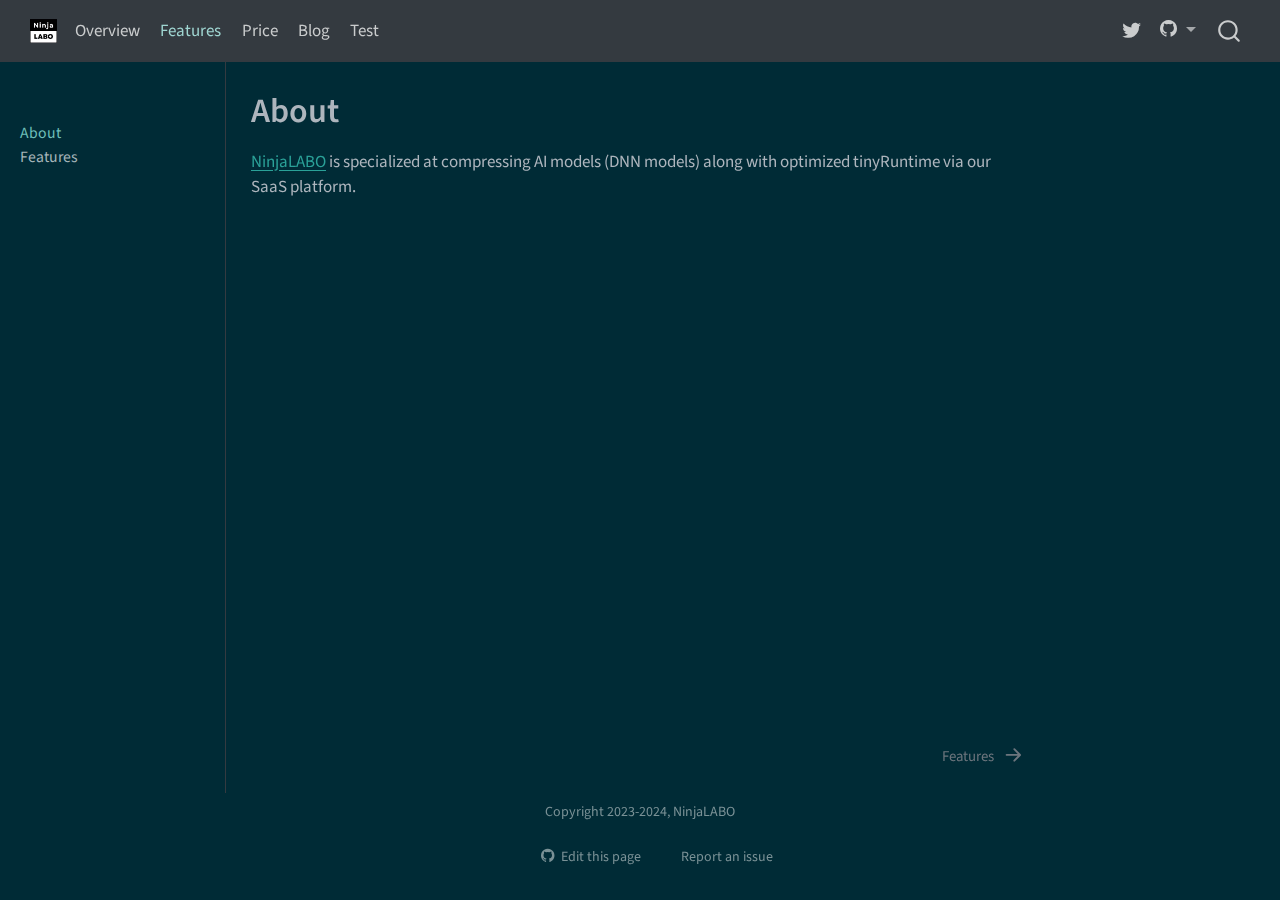
<file: about.html>
<!DOCTYPE html>
<html xmlns="http://www.w3.org/1999/xhtml" lang="en" xml:lang="en"><head>

<meta charset="utf-8">
<meta name="generator" content="quarto-1.5.56">

<meta name="viewport" content="width=device-width, initial-scale=1.0, user-scalable=yes">


<title>About – NinjaLABO</title>
<style>
code{white-space: pre-wrap;}
span.smallcaps{font-variant: small-caps;}
div.columns{display: flex; gap: min(4vw, 1.5em);}
div.column{flex: auto; overflow-x: auto;}
div.hanging-indent{margin-left: 1.5em; text-indent: -1.5em;}
ul.task-list{list-style: none;}
ul.task-list li input[type="checkbox"] {
  width: 0.8em;
  margin: 0 0.8em 0.2em -1em; /* quarto-specific, see https://github.com/quarto-dev/quarto-cli/issues/4556 */ 
  vertical-align: middle;
}
</style>


<script src="site_libs/quarto-nav/quarto-nav.js"></script>
<script src="site_libs/quarto-nav/headroom.min.js"></script>
<script src="site_libs/clipboard/clipboard.min.js"></script>
<script src="site_libs/quarto-search/autocomplete.umd.js"></script>
<script src="site_libs/quarto-search/fuse.min.js"></script>
<script src="site_libs/quarto-search/quarto-search.js"></script>
<meta name="quarto:offset" content="./">
<link href="./features.html" rel="next">
<link href="./images/favicon.png" rel="icon" type="image/png">
<script src="site_libs/quarto-html/quarto.js"></script>
<script src="site_libs/quarto-html/popper.min.js"></script>
<script src="site_libs/quarto-html/tippy.umd.min.js"></script>
<script src="site_libs/quarto-html/anchor.min.js"></script>
<link href="site_libs/quarto-html/tippy.css" rel="stylesheet">
<link href="site_libs/quarto-html/quarto-syntax-highlighting-dark.css" rel="stylesheet" id="quarto-text-highlighting-styles">
<script src="site_libs/bootstrap/bootstrap.min.js"></script>
<link href="site_libs/bootstrap/bootstrap-icons.css" rel="stylesheet">
<link href="site_libs/bootstrap/bootstrap.min.css" rel="stylesheet" id="quarto-bootstrap" data-mode="dark">
<script id="quarto-search-options" type="application/json">{
  "location": "navbar",
  "copy-button": false,
  "collapse-after": 3,
  "panel-placement": "end",
  "type": "overlay",
  "limit": 50,
  "keyboard-shortcut": [
    "f",
    "/",
    "s"
  ],
  "show-item-context": false,
  "language": {
    "search-no-results-text": "No results",
    "search-matching-documents-text": "matching documents",
    "search-copy-link-title": "Copy link to search",
    "search-hide-matches-text": "Hide additional matches",
    "search-more-match-text": "more match in this document",
    "search-more-matches-text": "more matches in this document",
    "search-clear-button-title": "Clear",
    "search-text-placeholder": "",
    "search-detached-cancel-button-title": "Cancel",
    "search-submit-button-title": "Submit",
    "search-label": "Search"
  }
}</script>


<link rel="stylesheet" href="styles.css">
<meta name="twitter:title" content="About – NinjaLABO">
<meta name="twitter:description" content="">
<meta name="twitter:image" content="https://ninjalabo.github.io/images/logo.png">
<meta name="twitter:image-height" content="120">
<meta name="twitter:image-width" content="486">
<meta name="twitter:card" content="summary_large_image">
</head>

<body class="nav-sidebar docked nav-fixed">

<div id="quarto-search-results"></div>
  <header id="quarto-header" class="headroom fixed-top">
    <nav class="navbar navbar-expand-lg " data-bs-theme="dark">
      <div class="navbar-container container-fluid">
      <div class="navbar-brand-container mx-auto">
    <a href="./index.html" class="navbar-brand navbar-brand-logo">
    <img src="./images/favicon.png" alt="NinjaLABO log." class="navbar-logo">
    </a>
  </div>
            <div id="quarto-search" class="" title="Search"></div>
          <button class="navbar-toggler" type="button" data-bs-toggle="collapse" data-bs-target="#navbarCollapse" aria-controls="navbarCollapse" role="menu" aria-expanded="false" aria-label="Toggle navigation" onclick="if (window.quartoToggleHeadroom) { window.quartoToggleHeadroom(); }">
  <span class="navbar-toggler-icon"></span>
</button>
          <div class="collapse navbar-collapse" id="navbarCollapse">
            <ul class="navbar-nav navbar-nav-scroll me-auto">
  <li class="nav-item">
    <a class="nav-link" href="./index.html"> 
<span class="menu-text">Overview</span></a>
  </li>  
  <li class="nav-item">
    <a class="nav-link active" href="./features.html" aria-current="page"> 
<span class="menu-text">Features</span></a>
  </li>  
  <li class="nav-item">
    <a class="nav-link" href="./price.html"> 
<span class="menu-text">Price</span></a>
  </li>  
  <li class="nav-item">
    <a class="nav-link" href="./blog.html"> 
<span class="menu-text">Blog</span></a>
  </li>  
  <li class="nav-item">
    <a class="nav-link" href="./hello.html"> 
<span class="menu-text">Test</span></a>
  </li>  
</ul>
            <ul class="navbar-nav navbar-nav-scroll ms-auto">
  <li class="nav-item compact">
    <a class="nav-link" href="https://twitter.com/ninjalabo"> <i class="bi bi-twitter" role="img">
</i> 
<span class="menu-text"></span></a>
  </li>  
  <li class="nav-item dropdown ">
    <a class="nav-link dropdown-toggle" href="#" id="nav-menu-bi-github" role="link" data-bs-toggle="dropdown" aria-expanded="false">
      <i class="bi bi-github" role="img">
</i> 
 <span class="menu-text"></span>
    </a>
    <ul class="dropdown-menu dropdown-menu-end" aria-labelledby="nav-menu-bi-github">    
        <li>
    <a class="dropdown-item" href="https://github.com/ninjalabo/ninjalabo.github.io">
 <span class="dropdown-text">Source Code</span></a>
  </li>  
        <li>
    <a class="dropdown-item" href="https://github.com/ninjalabo/ninjalabo.github.io/issues">
 <span class="dropdown-text">Report a Bug</span></a>
  </li>  
    </ul>
  </li>
</ul>
          </div> <!-- /navcollapse -->
            <div class="quarto-navbar-tools">
</div>
      </div> <!-- /container-fluid -->
    </nav>
  <nav class="quarto-secondary-nav">
    <div class="container-fluid d-flex">
      <button type="button" class="quarto-btn-toggle btn" data-bs-toggle="collapse" role="button" data-bs-target=".quarto-sidebar-collapse-item" aria-controls="quarto-sidebar" aria-expanded="false" aria-label="Toggle sidebar navigation" onclick="if (window.quartoToggleHeadroom) { window.quartoToggleHeadroom(); }">
        <i class="bi bi-layout-text-sidebar-reverse"></i>
      </button>
        <nav class="quarto-page-breadcrumbs" aria-label="breadcrumb"><ol class="breadcrumb"><li class="breadcrumb-item"><a href="./about.html">About</a></li></ol></nav>
        <a class="flex-grow-1" role="navigation" data-bs-toggle="collapse" data-bs-target=".quarto-sidebar-collapse-item" aria-controls="quarto-sidebar" aria-expanded="false" aria-label="Toggle sidebar navigation" onclick="if (window.quartoToggleHeadroom) { window.quartoToggleHeadroom(); }">      
        </a>
      <button type="button" class="btn quarto-search-button" aria-label="Search" onclick="window.quartoOpenSearch();">
        <i class="bi bi-search"></i>
      </button>
    </div>
  </nav>
</header>
<!-- content -->
<div id="quarto-content" class="quarto-container page-columns page-rows-contents page-layout-article page-navbar">
<!-- sidebar -->
  <nav id="quarto-sidebar" class="sidebar collapse collapse-horizontal quarto-sidebar-collapse-item sidebar-navigation docked overflow-auto">
        <div class="mt-2 flex-shrink-0 align-items-center">
        <div class="sidebar-search">
        <div id="quarto-search" class="" title="Search"></div>
        </div>
        </div>
    <div class="sidebar-menu-container"> 
    <ul class="list-unstyled mt-1">
        <li class="sidebar-item">
  <div class="sidebar-item-container"> 
  <a href="./about.html" class="sidebar-item-text sidebar-link active">
 <span class="menu-text">About</span></a>
  </div>
</li>
        <li class="sidebar-item">
  <div class="sidebar-item-container"> 
  <a href="./features.html" class="sidebar-item-text sidebar-link">
 <span class="menu-text">Features</span></a>
  </div>
</li>
    </ul>
    </div>
</nav>
<div id="quarto-sidebar-glass" class="quarto-sidebar-collapse-item" data-bs-toggle="collapse" data-bs-target=".quarto-sidebar-collapse-item"></div>
<!-- margin-sidebar -->
    <div id="quarto-margin-sidebar" class="sidebar margin-sidebar zindex-bottom">
        
    </div>
<!-- main -->
<main class="content" id="quarto-document-content">

<header id="title-block-header" class="quarto-title-block default">
<div class="quarto-title">
<h1 class="title">About</h1>
</div>



<div class="quarto-title-meta">

    
  
    
  </div>
  


</header>


<p><a href="https://ninjalabo.ai">NinjaLABO</a> is specialized at compressing AI models (DNN models) along with optimized tinyRuntime via our SaaS platform.</p>



</main> <!-- /main -->
<script id="quarto-html-after-body" type="application/javascript">
window.document.addEventListener("DOMContentLoaded", function (event) {
  const toggleBodyColorMode = (bsSheetEl) => {
    const mode = bsSheetEl.getAttribute("data-mode");
    const bodyEl = window.document.querySelector("body");
    if (mode === "dark") {
      bodyEl.classList.add("quarto-dark");
      bodyEl.classList.remove("quarto-light");
    } else {
      bodyEl.classList.add("quarto-light");
      bodyEl.classList.remove("quarto-dark");
    }
  }
  const toggleBodyColorPrimary = () => {
    const bsSheetEl = window.document.querySelector("link#quarto-bootstrap");
    if (bsSheetEl) {
      toggleBodyColorMode(bsSheetEl);
    }
  }
  toggleBodyColorPrimary();  
  const icon = "";
  const anchorJS = new window.AnchorJS();
  anchorJS.options = {
    placement: 'right',
    icon: icon
  };
  anchorJS.add('.anchored');
  const isCodeAnnotation = (el) => {
    for (const clz of el.classList) {
      if (clz.startsWith('code-annotation-')) {                     
        return true;
      }
    }
    return false;
  }
  const onCopySuccess = function(e) {
    // button target
    const button = e.trigger;
    // don't keep focus
    button.blur();
    // flash "checked"
    button.classList.add('code-copy-button-checked');
    var currentTitle = button.getAttribute("title");
    button.setAttribute("title", "Copied!");
    let tooltip;
    if (window.bootstrap) {
      button.setAttribute("data-bs-toggle", "tooltip");
      button.setAttribute("data-bs-placement", "left");
      button.setAttribute("data-bs-title", "Copied!");
      tooltip = new bootstrap.Tooltip(button, 
        { trigger: "manual", 
          customClass: "code-copy-button-tooltip",
          offset: [0, -8]});
      tooltip.show();    
    }
    setTimeout(function() {
      if (tooltip) {
        tooltip.hide();
        button.removeAttribute("data-bs-title");
        button.removeAttribute("data-bs-toggle");
        button.removeAttribute("data-bs-placement");
      }
      button.setAttribute("title", currentTitle);
      button.classList.remove('code-copy-button-checked');
    }, 1000);
    // clear code selection
    e.clearSelection();
  }
  const getTextToCopy = function(trigger) {
      const codeEl = trigger.previousElementSibling.cloneNode(true);
      for (const childEl of codeEl.children) {
        if (isCodeAnnotation(childEl)) {
          childEl.remove();
        }
      }
      return codeEl.innerText;
  }
  const clipboard = new window.ClipboardJS('.code-copy-button:not([data-in-quarto-modal])', {
    text: getTextToCopy
  });
  clipboard.on('success', onCopySuccess);
  if (window.document.getElementById('quarto-embedded-source-code-modal')) {
    // For code content inside modals, clipBoardJS needs to be initialized with a container option
    // TODO: Check when it could be a function (https://github.com/zenorocha/clipboard.js/issues/860)
    const clipboardModal = new window.ClipboardJS('.code-copy-button[data-in-quarto-modal]', {
      text: getTextToCopy,
      container: window.document.getElementById('quarto-embedded-source-code-modal')
    });
    clipboardModal.on('success', onCopySuccess);
  }
    var localhostRegex = new RegExp(/^(?:http|https):\/\/localhost\:?[0-9]*\//);
    var mailtoRegex = new RegExp(/^mailto:/);
      var filterRegex = new RegExp("https:\/\/ninjalabo\.github\.io\/");
    var isInternal = (href) => {
        return filterRegex.test(href) || localhostRegex.test(href) || mailtoRegex.test(href);
    }
    // Inspect non-navigation links and adorn them if external
 	var links = window.document.querySelectorAll('a[href]:not(.nav-link):not(.navbar-brand):not(.toc-action):not(.sidebar-link):not(.sidebar-item-toggle):not(.pagination-link):not(.no-external):not([aria-hidden]):not(.dropdown-item):not(.quarto-navigation-tool):not(.about-link)');
    for (var i=0; i<links.length; i++) {
      const link = links[i];
      if (!isInternal(link.href)) {
        // undo the damage that might have been done by quarto-nav.js in the case of
        // links that we want to consider external
        if (link.dataset.originalHref !== undefined) {
          link.href = link.dataset.originalHref;
        }
      }
    }
  function tippyHover(el, contentFn, onTriggerFn, onUntriggerFn) {
    const config = {
      allowHTML: true,
      maxWidth: 500,
      delay: 100,
      arrow: false,
      appendTo: function(el) {
          return el.parentElement;
      },
      interactive: true,
      interactiveBorder: 10,
      theme: 'quarto',
      placement: 'bottom-start',
    };
    if (contentFn) {
      config.content = contentFn;
    }
    if (onTriggerFn) {
      config.onTrigger = onTriggerFn;
    }
    if (onUntriggerFn) {
      config.onUntrigger = onUntriggerFn;
    }
    window.tippy(el, config); 
  }
  const noterefs = window.document.querySelectorAll('a[role="doc-noteref"]');
  for (var i=0; i<noterefs.length; i++) {
    const ref = noterefs[i];
    tippyHover(ref, function() {
      // use id or data attribute instead here
      let href = ref.getAttribute('data-footnote-href') || ref.getAttribute('href');
      try { href = new URL(href).hash; } catch {}
      const id = href.replace(/^#\/?/, "");
      const note = window.document.getElementById(id);
      if (note) {
        return note.innerHTML;
      } else {
        return "";
      }
    });
  }
  const xrefs = window.document.querySelectorAll('a.quarto-xref');
  const processXRef = (id, note) => {
    // Strip column container classes
    const stripColumnClz = (el) => {
      el.classList.remove("page-full", "page-columns");
      if (el.children) {
        for (const child of el.children) {
          stripColumnClz(child);
        }
      }
    }
    stripColumnClz(note)
    if (id === null || id.startsWith('sec-')) {
      // Special case sections, only their first couple elements
      const container = document.createElement("div");
      if (note.children && note.children.length > 2) {
        container.appendChild(note.children[0].cloneNode(true));
        for (let i = 1; i < note.children.length; i++) {
          const child = note.children[i];
          if (child.tagName === "P" && child.innerText === "") {
            continue;
          } else {
            container.appendChild(child.cloneNode(true));
            break;
          }
        }
        if (window.Quarto?.typesetMath) {
          window.Quarto.typesetMath(container);
        }
        return container.innerHTML
      } else {
        if (window.Quarto?.typesetMath) {
          window.Quarto.typesetMath(note);
        }
        return note.innerHTML;
      }
    } else {
      // Remove any anchor links if they are present
      const anchorLink = note.querySelector('a.anchorjs-link');
      if (anchorLink) {
        anchorLink.remove();
      }
      if (window.Quarto?.typesetMath) {
        window.Quarto.typesetMath(note);
      }
      // TODO in 1.5, we should make sure this works without a callout special case
      if (note.classList.contains("callout")) {
        return note.outerHTML;
      } else {
        return note.innerHTML;
      }
    }
  }
  for (var i=0; i<xrefs.length; i++) {
    const xref = xrefs[i];
    tippyHover(xref, undefined, function(instance) {
      instance.disable();
      let url = xref.getAttribute('href');
      let hash = undefined; 
      if (url.startsWith('#')) {
        hash = url;
      } else {
        try { hash = new URL(url).hash; } catch {}
      }
      if (hash) {
        const id = hash.replace(/^#\/?/, "");
        const note = window.document.getElementById(id);
        if (note !== null) {
          try {
            const html = processXRef(id, note.cloneNode(true));
            instance.setContent(html);
          } finally {
            instance.enable();
            instance.show();
          }
        } else {
          // See if we can fetch this
          fetch(url.split('#')[0])
          .then(res => res.text())
          .then(html => {
            const parser = new DOMParser();
            const htmlDoc = parser.parseFromString(html, "text/html");
            const note = htmlDoc.getElementById(id);
            if (note !== null) {
              const html = processXRef(id, note);
              instance.setContent(html);
            } 
          }).finally(() => {
            instance.enable();
            instance.show();
          });
        }
      } else {
        // See if we can fetch a full url (with no hash to target)
        // This is a special case and we should probably do some content thinning / targeting
        fetch(url)
        .then(res => res.text())
        .then(html => {
          const parser = new DOMParser();
          const htmlDoc = parser.parseFromString(html, "text/html");
          const note = htmlDoc.querySelector('main.content');
          if (note !== null) {
            // This should only happen for chapter cross references
            // (since there is no id in the URL)
            // remove the first header
            if (note.children.length > 0 && note.children[0].tagName === "HEADER") {
              note.children[0].remove();
            }
            const html = processXRef(null, note);
            instance.setContent(html);
          } 
        }).finally(() => {
          instance.enable();
          instance.show();
        });
      }
    }, function(instance) {
    });
  }
      let selectedAnnoteEl;
      const selectorForAnnotation = ( cell, annotation) => {
        let cellAttr = 'data-code-cell="' + cell + '"';
        let lineAttr = 'data-code-annotation="' +  annotation + '"';
        const selector = 'span[' + cellAttr + '][' + lineAttr + ']';
        return selector;
      }
      const selectCodeLines = (annoteEl) => {
        const doc = window.document;
        const targetCell = annoteEl.getAttribute("data-target-cell");
        const targetAnnotation = annoteEl.getAttribute("data-target-annotation");
        const annoteSpan = window.document.querySelector(selectorForAnnotation(targetCell, targetAnnotation));
        const lines = annoteSpan.getAttribute("data-code-lines").split(",");
        const lineIds = lines.map((line) => {
          return targetCell + "-" + line;
        })
        let top = null;
        let height = null;
        let parent = null;
        if (lineIds.length > 0) {
            //compute the position of the single el (top and bottom and make a div)
            const el = window.document.getElementById(lineIds[0]);
            top = el.offsetTop;
            height = el.offsetHeight;
            parent = el.parentElement.parentElement;
          if (lineIds.length > 1) {
            const lastEl = window.document.getElementById(lineIds[lineIds.length - 1]);
            const bottom = lastEl.offsetTop + lastEl.offsetHeight;
            height = bottom - top;
          }
          if (top !== null && height !== null && parent !== null) {
            // cook up a div (if necessary) and position it 
            let div = window.document.getElementById("code-annotation-line-highlight");
            if (div === null) {
              div = window.document.createElement("div");
              div.setAttribute("id", "code-annotation-line-highlight");
              div.style.position = 'absolute';
              parent.appendChild(div);
            }
            div.style.top = top - 2 + "px";
            div.style.height = height + 4 + "px";
            div.style.left = 0;
            let gutterDiv = window.document.getElementById("code-annotation-line-highlight-gutter");
            if (gutterDiv === null) {
              gutterDiv = window.document.createElement("div");
              gutterDiv.setAttribute("id", "code-annotation-line-highlight-gutter");
              gutterDiv.style.position = 'absolute';
              const codeCell = window.document.getElementById(targetCell);
              const gutter = codeCell.querySelector('.code-annotation-gutter');
              gutter.appendChild(gutterDiv);
            }
            gutterDiv.style.top = top - 2 + "px";
            gutterDiv.style.height = height + 4 + "px";
          }
          selectedAnnoteEl = annoteEl;
        }
      };
      const unselectCodeLines = () => {
        const elementsIds = ["code-annotation-line-highlight", "code-annotation-line-highlight-gutter"];
        elementsIds.forEach((elId) => {
          const div = window.document.getElementById(elId);
          if (div) {
            div.remove();
          }
        });
        selectedAnnoteEl = undefined;
      };
        // Handle positioning of the toggle
    window.addEventListener(
      "resize",
      throttle(() => {
        elRect = undefined;
        if (selectedAnnoteEl) {
          selectCodeLines(selectedAnnoteEl);
        }
      }, 10)
    );
    function throttle(fn, ms) {
    let throttle = false;
    let timer;
      return (...args) => {
        if(!throttle) { // first call gets through
            fn.apply(this, args);
            throttle = true;
        } else { // all the others get throttled
            if(timer) clearTimeout(timer); // cancel #2
            timer = setTimeout(() => {
              fn.apply(this, args);
              timer = throttle = false;
            }, ms);
        }
      };
    }
      // Attach click handler to the DT
      const annoteDls = window.document.querySelectorAll('dt[data-target-cell]');
      for (const annoteDlNode of annoteDls) {
        annoteDlNode.addEventListener('click', (event) => {
          const clickedEl = event.target;
          if (clickedEl !== selectedAnnoteEl) {
            unselectCodeLines();
            const activeEl = window.document.querySelector('dt[data-target-cell].code-annotation-active');
            if (activeEl) {
              activeEl.classList.remove('code-annotation-active');
            }
            selectCodeLines(clickedEl);
            clickedEl.classList.add('code-annotation-active');
          } else {
            // Unselect the line
            unselectCodeLines();
            clickedEl.classList.remove('code-annotation-active');
          }
        });
      }
  const findCites = (el) => {
    const parentEl = el.parentElement;
    if (parentEl) {
      const cites = parentEl.dataset.cites;
      if (cites) {
        return {
          el,
          cites: cites.split(' ')
        };
      } else {
        return findCites(el.parentElement)
      }
    } else {
      return undefined;
    }
  };
  var bibliorefs = window.document.querySelectorAll('a[role="doc-biblioref"]');
  for (var i=0; i<bibliorefs.length; i++) {
    const ref = bibliorefs[i];
    const citeInfo = findCites(ref);
    if (citeInfo) {
      tippyHover(citeInfo.el, function() {
        var popup = window.document.createElement('div');
        citeInfo.cites.forEach(function(cite) {
          var citeDiv = window.document.createElement('div');
          citeDiv.classList.add('hanging-indent');
          citeDiv.classList.add('csl-entry');
          var biblioDiv = window.document.getElementById('ref-' + cite);
          if (biblioDiv) {
            citeDiv.innerHTML = biblioDiv.innerHTML;
          }
          popup.appendChild(citeDiv);
        });
        return popup.innerHTML;
      });
    }
  }
});
</script>
<nav class="page-navigation">
  <div class="nav-page nav-page-previous">
  </div>
  <div class="nav-page nav-page-next">
      <a href="./features.html" class="pagination-link" aria-label="Features">
        <span class="nav-page-text">Features</span> <i class="bi bi-arrow-right-short"></i>
      </a>
  </div>
</nav>
</div> <!-- /content -->
<footer class="footer">
  <div class="nav-footer">
    <div class="nav-footer-left">
      &nbsp;
    </div>   
    <div class="nav-footer-center">
<p>Copyright 2023-2024, NinjaLABO</p>
<div class="toc-actions"><ul><li><a href="https://github.com/ninjalabo/ninjalabo.github.io/edit/main/about.qmd" class="toc-action"><i class="bi bi-github"></i>Edit this page</a></li><li><a href="https://github.com/ninjalabo/ninjalabo.github.io/issues/new" class="toc-action"><i class="bi empty"></i>Report an issue</a></li></ul></div></div>
    <div class="nav-footer-right">
      &nbsp;
    </div>
  </div>
</footer>




</body></html>
</file>
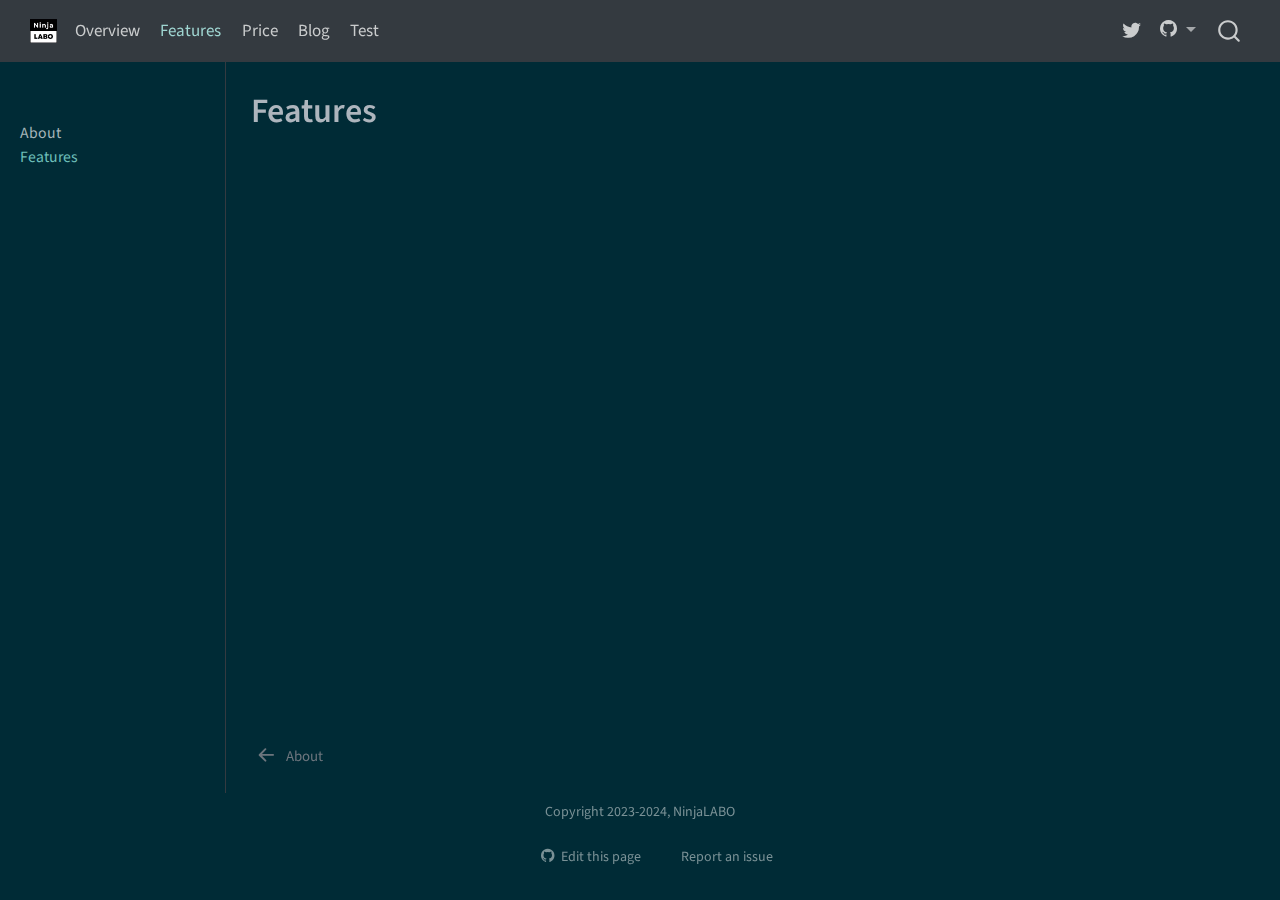
<file: features.html>
<!DOCTYPE html>
<html xmlns="http://www.w3.org/1999/xhtml" lang="en" xml:lang="en"><head>

<meta charset="utf-8">
<meta name="generator" content="quarto-1.5.56">

<meta name="viewport" content="width=device-width, initial-scale=1.0, user-scalable=yes">


<title>Features – NinjaLABO</title>
<style>
code{white-space: pre-wrap;}
span.smallcaps{font-variant: small-caps;}
div.columns{display: flex; gap: min(4vw, 1.5em);}
div.column{flex: auto; overflow-x: auto;}
div.hanging-indent{margin-left: 1.5em; text-indent: -1.5em;}
ul.task-list{list-style: none;}
ul.task-list li input[type="checkbox"] {
  width: 0.8em;
  margin: 0 0.8em 0.2em -1em; /* quarto-specific, see https://github.com/quarto-dev/quarto-cli/issues/4556 */ 
  vertical-align: middle;
}
</style>


<script src="site_libs/quarto-nav/quarto-nav.js"></script>
<script src="site_libs/quarto-nav/headroom.min.js"></script>
<script src="site_libs/clipboard/clipboard.min.js"></script>
<script src="site_libs/quarto-search/autocomplete.umd.js"></script>
<script src="site_libs/quarto-search/fuse.min.js"></script>
<script src="site_libs/quarto-search/quarto-search.js"></script>
<meta name="quarto:offset" content="./">
<link href="./about.html" rel="prev">
<link href="./images/favicon.png" rel="icon" type="image/png">
<script src="site_libs/quarto-html/quarto.js"></script>
<script src="site_libs/quarto-html/popper.min.js"></script>
<script src="site_libs/quarto-html/tippy.umd.min.js"></script>
<script src="site_libs/quarto-html/anchor.min.js"></script>
<link href="site_libs/quarto-html/tippy.css" rel="stylesheet">
<link href="site_libs/quarto-html/quarto-syntax-highlighting-dark.css" rel="stylesheet" id="quarto-text-highlighting-styles">
<script src="site_libs/bootstrap/bootstrap.min.js"></script>
<link href="site_libs/bootstrap/bootstrap-icons.css" rel="stylesheet">
<link href="site_libs/bootstrap/bootstrap.min.css" rel="stylesheet" id="quarto-bootstrap" data-mode="dark">
<script id="quarto-search-options" type="application/json">{
  "location": "navbar",
  "copy-button": false,
  "collapse-after": 3,
  "panel-placement": "end",
  "type": "overlay",
  "limit": 50,
  "keyboard-shortcut": [
    "f",
    "/",
    "s"
  ],
  "show-item-context": false,
  "language": {
    "search-no-results-text": "No results",
    "search-matching-documents-text": "matching documents",
    "search-copy-link-title": "Copy link to search",
    "search-hide-matches-text": "Hide additional matches",
    "search-more-match-text": "more match in this document",
    "search-more-matches-text": "more matches in this document",
    "search-clear-button-title": "Clear",
    "search-text-placeholder": "",
    "search-detached-cancel-button-title": "Cancel",
    "search-submit-button-title": "Submit",
    "search-label": "Search"
  }
}</script>


<link rel="stylesheet" href="styles.css">
<meta name="twitter:title" content="Features – NinjaLABO">
<meta name="twitter:image" content="https://ninjalabo.github.io/images/logo.png">
<meta name="twitter:image-height" content="120">
<meta name="twitter:image-width" content="486">
<meta name="twitter:card" content="summary_large_image">
</head>

<body class="nav-sidebar docked nav-fixed">

<div id="quarto-search-results"></div>
  <header id="quarto-header" class="headroom fixed-top">
    <nav class="navbar navbar-expand-lg " data-bs-theme="dark">
      <div class="navbar-container container-fluid">
      <div class="navbar-brand-container mx-auto">
    <a href="./index.html" class="navbar-brand navbar-brand-logo">
    <img src="./images/favicon.png" alt="NinjaLABO log." class="navbar-logo">
    </a>
  </div>
            <div id="quarto-search" class="" title="Search"></div>
          <button class="navbar-toggler" type="button" data-bs-toggle="collapse" data-bs-target="#navbarCollapse" aria-controls="navbarCollapse" role="menu" aria-expanded="false" aria-label="Toggle navigation" onclick="if (window.quartoToggleHeadroom) { window.quartoToggleHeadroom(); }">
  <span class="navbar-toggler-icon"></span>
</button>
          <div class="collapse navbar-collapse" id="navbarCollapse">
            <ul class="navbar-nav navbar-nav-scroll me-auto">
  <li class="nav-item">
    <a class="nav-link" href="./index.html"> 
<span class="menu-text">Overview</span></a>
  </li>  
  <li class="nav-item">
    <a class="nav-link active" href="./features.html" aria-current="page"> 
<span class="menu-text">Features</span></a>
  </li>  
  <li class="nav-item">
    <a class="nav-link" href="./price.html"> 
<span class="menu-text">Price</span></a>
  </li>  
  <li class="nav-item">
    <a class="nav-link" href="./blog.html"> 
<span class="menu-text">Blog</span></a>
  </li>  
  <li class="nav-item">
    <a class="nav-link" href="./hello.html"> 
<span class="menu-text">Test</span></a>
  </li>  
</ul>
            <ul class="navbar-nav navbar-nav-scroll ms-auto">
  <li class="nav-item compact">
    <a class="nav-link" href="https://twitter.com/ninjalabo"> <i class="bi bi-twitter" role="img">
</i> 
<span class="menu-text"></span></a>
  </li>  
  <li class="nav-item dropdown ">
    <a class="nav-link dropdown-toggle" href="#" id="nav-menu-bi-github" role="link" data-bs-toggle="dropdown" aria-expanded="false">
      <i class="bi bi-github" role="img">
</i> 
 <span class="menu-text"></span>
    </a>
    <ul class="dropdown-menu dropdown-menu-end" aria-labelledby="nav-menu-bi-github">    
        <li>
    <a class="dropdown-item" href="https://github.com/ninjalabo/ninjalabo.github.io">
 <span class="dropdown-text">Source Code</span></a>
  </li>  
        <li>
    <a class="dropdown-item" href="https://github.com/ninjalabo/ninjalabo.github.io/issues">
 <span class="dropdown-text">Report a Bug</span></a>
  </li>  
    </ul>
  </li>
</ul>
          </div> <!-- /navcollapse -->
            <div class="quarto-navbar-tools">
</div>
      </div> <!-- /container-fluid -->
    </nav>
  <nav class="quarto-secondary-nav">
    <div class="container-fluid d-flex">
      <button type="button" class="quarto-btn-toggle btn" data-bs-toggle="collapse" role="button" data-bs-target=".quarto-sidebar-collapse-item" aria-controls="quarto-sidebar" aria-expanded="false" aria-label="Toggle sidebar navigation" onclick="if (window.quartoToggleHeadroom) { window.quartoToggleHeadroom(); }">
        <i class="bi bi-layout-text-sidebar-reverse"></i>
      </button>
        <nav class="quarto-page-breadcrumbs" aria-label="breadcrumb"><ol class="breadcrumb"><li class="breadcrumb-item"><a href="./features.html">Features</a></li></ol></nav>
        <a class="flex-grow-1" role="navigation" data-bs-toggle="collapse" data-bs-target=".quarto-sidebar-collapse-item" aria-controls="quarto-sidebar" aria-expanded="false" aria-label="Toggle sidebar navigation" onclick="if (window.quartoToggleHeadroom) { window.quartoToggleHeadroom(); }">      
        </a>
      <button type="button" class="btn quarto-search-button" aria-label="Search" onclick="window.quartoOpenSearch();">
        <i class="bi bi-search"></i>
      </button>
    </div>
  </nav>
</header>
<!-- content -->
<div id="quarto-content" class="quarto-container page-columns page-rows-contents page-layout-article page-navbar">
<!-- sidebar -->
  <nav id="quarto-sidebar" class="sidebar collapse collapse-horizontal quarto-sidebar-collapse-item sidebar-navigation docked overflow-auto">
        <div class="mt-2 flex-shrink-0 align-items-center">
        <div class="sidebar-search">
        <div id="quarto-search" class="" title="Search"></div>
        </div>
        </div>
    <div class="sidebar-menu-container"> 
    <ul class="list-unstyled mt-1">
        <li class="sidebar-item">
  <div class="sidebar-item-container"> 
  <a href="./about.html" class="sidebar-item-text sidebar-link">
 <span class="menu-text">About</span></a>
  </div>
</li>
        <li class="sidebar-item">
  <div class="sidebar-item-container"> 
  <a href="./features.html" class="sidebar-item-text sidebar-link active">
 <span class="menu-text">Features</span></a>
  </div>
</li>
    </ul>
    </div>
</nav>
<div id="quarto-sidebar-glass" class="quarto-sidebar-collapse-item" data-bs-toggle="collapse" data-bs-target=".quarto-sidebar-collapse-item"></div>
<!-- margin-sidebar -->
    <div id="quarto-margin-sidebar" class="sidebar margin-sidebar zindex-bottom">
        
    </div>
<!-- main -->
<main class="content" id="quarto-document-content">

<header id="title-block-header" class="quarto-title-block default">
<div class="quarto-title">
<h1 class="title">Features</h1>
</div>



<div class="quarto-title-meta">

    
  
    
  </div>
  


</header>





</main> <!-- /main -->
<script id="quarto-html-after-body" type="application/javascript">
window.document.addEventListener("DOMContentLoaded", function (event) {
  const toggleBodyColorMode = (bsSheetEl) => {
    const mode = bsSheetEl.getAttribute("data-mode");
    const bodyEl = window.document.querySelector("body");
    if (mode === "dark") {
      bodyEl.classList.add("quarto-dark");
      bodyEl.classList.remove("quarto-light");
    } else {
      bodyEl.classList.add("quarto-light");
      bodyEl.classList.remove("quarto-dark");
    }
  }
  const toggleBodyColorPrimary = () => {
    const bsSheetEl = window.document.querySelector("link#quarto-bootstrap");
    if (bsSheetEl) {
      toggleBodyColorMode(bsSheetEl);
    }
  }
  toggleBodyColorPrimary();  
  const icon = "";
  const anchorJS = new window.AnchorJS();
  anchorJS.options = {
    placement: 'right',
    icon: icon
  };
  anchorJS.add('.anchored');
  const isCodeAnnotation = (el) => {
    for (const clz of el.classList) {
      if (clz.startsWith('code-annotation-')) {                     
        return true;
      }
    }
    return false;
  }
  const onCopySuccess = function(e) {
    // button target
    const button = e.trigger;
    // don't keep focus
    button.blur();
    // flash "checked"
    button.classList.add('code-copy-button-checked');
    var currentTitle = button.getAttribute("title");
    button.setAttribute("title", "Copied!");
    let tooltip;
    if (window.bootstrap) {
      button.setAttribute("data-bs-toggle", "tooltip");
      button.setAttribute("data-bs-placement", "left");
      button.setAttribute("data-bs-title", "Copied!");
      tooltip = new bootstrap.Tooltip(button, 
        { trigger: "manual", 
          customClass: "code-copy-button-tooltip",
          offset: [0, -8]});
      tooltip.show();    
    }
    setTimeout(function() {
      if (tooltip) {
        tooltip.hide();
        button.removeAttribute("data-bs-title");
        button.removeAttribute("data-bs-toggle");
        button.removeAttribute("data-bs-placement");
      }
      button.setAttribute("title", currentTitle);
      button.classList.remove('code-copy-button-checked');
    }, 1000);
    // clear code selection
    e.clearSelection();
  }
  const getTextToCopy = function(trigger) {
      const codeEl = trigger.previousElementSibling.cloneNode(true);
      for (const childEl of codeEl.children) {
        if (isCodeAnnotation(childEl)) {
          childEl.remove();
        }
      }
      return codeEl.innerText;
  }
  const clipboard = new window.ClipboardJS('.code-copy-button:not([data-in-quarto-modal])', {
    text: getTextToCopy
  });
  clipboard.on('success', onCopySuccess);
  if (window.document.getElementById('quarto-embedded-source-code-modal')) {
    // For code content inside modals, clipBoardJS needs to be initialized with a container option
    // TODO: Check when it could be a function (https://github.com/zenorocha/clipboard.js/issues/860)
    const clipboardModal = new window.ClipboardJS('.code-copy-button[data-in-quarto-modal]', {
      text: getTextToCopy,
      container: window.document.getElementById('quarto-embedded-source-code-modal')
    });
    clipboardModal.on('success', onCopySuccess);
  }
    var localhostRegex = new RegExp(/^(?:http|https):\/\/localhost\:?[0-9]*\//);
    var mailtoRegex = new RegExp(/^mailto:/);
      var filterRegex = new RegExp("https:\/\/ninjalabo\.github\.io\/");
    var isInternal = (href) => {
        return filterRegex.test(href) || localhostRegex.test(href) || mailtoRegex.test(href);
    }
    // Inspect non-navigation links and adorn them if external
 	var links = window.document.querySelectorAll('a[href]:not(.nav-link):not(.navbar-brand):not(.toc-action):not(.sidebar-link):not(.sidebar-item-toggle):not(.pagination-link):not(.no-external):not([aria-hidden]):not(.dropdown-item):not(.quarto-navigation-tool):not(.about-link)');
    for (var i=0; i<links.length; i++) {
      const link = links[i];
      if (!isInternal(link.href)) {
        // undo the damage that might have been done by quarto-nav.js in the case of
        // links that we want to consider external
        if (link.dataset.originalHref !== undefined) {
          link.href = link.dataset.originalHref;
        }
      }
    }
  function tippyHover(el, contentFn, onTriggerFn, onUntriggerFn) {
    const config = {
      allowHTML: true,
      maxWidth: 500,
      delay: 100,
      arrow: false,
      appendTo: function(el) {
          return el.parentElement;
      },
      interactive: true,
      interactiveBorder: 10,
      theme: 'quarto',
      placement: 'bottom-start',
    };
    if (contentFn) {
      config.content = contentFn;
    }
    if (onTriggerFn) {
      config.onTrigger = onTriggerFn;
    }
    if (onUntriggerFn) {
      config.onUntrigger = onUntriggerFn;
    }
    window.tippy(el, config); 
  }
  const noterefs = window.document.querySelectorAll('a[role="doc-noteref"]');
  for (var i=0; i<noterefs.length; i++) {
    const ref = noterefs[i];
    tippyHover(ref, function() {
      // use id or data attribute instead here
      let href = ref.getAttribute('data-footnote-href') || ref.getAttribute('href');
      try { href = new URL(href).hash; } catch {}
      const id = href.replace(/^#\/?/, "");
      const note = window.document.getElementById(id);
      if (note) {
        return note.innerHTML;
      } else {
        return "";
      }
    });
  }
  const xrefs = window.document.querySelectorAll('a.quarto-xref');
  const processXRef = (id, note) => {
    // Strip column container classes
    const stripColumnClz = (el) => {
      el.classList.remove("page-full", "page-columns");
      if (el.children) {
        for (const child of el.children) {
          stripColumnClz(child);
        }
      }
    }
    stripColumnClz(note)
    if (id === null || id.startsWith('sec-')) {
      // Special case sections, only their first couple elements
      const container = document.createElement("div");
      if (note.children && note.children.length > 2) {
        container.appendChild(note.children[0].cloneNode(true));
        for (let i = 1; i < note.children.length; i++) {
          const child = note.children[i];
          if (child.tagName === "P" && child.innerText === "") {
            continue;
          } else {
            container.appendChild(child.cloneNode(true));
            break;
          }
        }
        if (window.Quarto?.typesetMath) {
          window.Quarto.typesetMath(container);
        }
        return container.innerHTML
      } else {
        if (window.Quarto?.typesetMath) {
          window.Quarto.typesetMath(note);
        }
        return note.innerHTML;
      }
    } else {
      // Remove any anchor links if they are present
      const anchorLink = note.querySelector('a.anchorjs-link');
      if (anchorLink) {
        anchorLink.remove();
      }
      if (window.Quarto?.typesetMath) {
        window.Quarto.typesetMath(note);
      }
      // TODO in 1.5, we should make sure this works without a callout special case
      if (note.classList.contains("callout")) {
        return note.outerHTML;
      } else {
        return note.innerHTML;
      }
    }
  }
  for (var i=0; i<xrefs.length; i++) {
    const xref = xrefs[i];
    tippyHover(xref, undefined, function(instance) {
      instance.disable();
      let url = xref.getAttribute('href');
      let hash = undefined; 
      if (url.startsWith('#')) {
        hash = url;
      } else {
        try { hash = new URL(url).hash; } catch {}
      }
      if (hash) {
        const id = hash.replace(/^#\/?/, "");
        const note = window.document.getElementById(id);
        if (note !== null) {
          try {
            const html = processXRef(id, note.cloneNode(true));
            instance.setContent(html);
          } finally {
            instance.enable();
            instance.show();
          }
        } else {
          // See if we can fetch this
          fetch(url.split('#')[0])
          .then(res => res.text())
          .then(html => {
            const parser = new DOMParser();
            const htmlDoc = parser.parseFromString(html, "text/html");
            const note = htmlDoc.getElementById(id);
            if (note !== null) {
              const html = processXRef(id, note);
              instance.setContent(html);
            } 
          }).finally(() => {
            instance.enable();
            instance.show();
          });
        }
      } else {
        // See if we can fetch a full url (with no hash to target)
        // This is a special case and we should probably do some content thinning / targeting
        fetch(url)
        .then(res => res.text())
        .then(html => {
          const parser = new DOMParser();
          const htmlDoc = parser.parseFromString(html, "text/html");
          const note = htmlDoc.querySelector('main.content');
          if (note !== null) {
            // This should only happen for chapter cross references
            // (since there is no id in the URL)
            // remove the first header
            if (note.children.length > 0 && note.children[0].tagName === "HEADER") {
              note.children[0].remove();
            }
            const html = processXRef(null, note);
            instance.setContent(html);
          } 
        }).finally(() => {
          instance.enable();
          instance.show();
        });
      }
    }, function(instance) {
    });
  }
      let selectedAnnoteEl;
      const selectorForAnnotation = ( cell, annotation) => {
        let cellAttr = 'data-code-cell="' + cell + '"';
        let lineAttr = 'data-code-annotation="' +  annotation + '"';
        const selector = 'span[' + cellAttr + '][' + lineAttr + ']';
        return selector;
      }
      const selectCodeLines = (annoteEl) => {
        const doc = window.document;
        const targetCell = annoteEl.getAttribute("data-target-cell");
        const targetAnnotation = annoteEl.getAttribute("data-target-annotation");
        const annoteSpan = window.document.querySelector(selectorForAnnotation(targetCell, targetAnnotation));
        const lines = annoteSpan.getAttribute("data-code-lines").split(",");
        const lineIds = lines.map((line) => {
          return targetCell + "-" + line;
        })
        let top = null;
        let height = null;
        let parent = null;
        if (lineIds.length > 0) {
            //compute the position of the single el (top and bottom and make a div)
            const el = window.document.getElementById(lineIds[0]);
            top = el.offsetTop;
            height = el.offsetHeight;
            parent = el.parentElement.parentElement;
          if (lineIds.length > 1) {
            const lastEl = window.document.getElementById(lineIds[lineIds.length - 1]);
            const bottom = lastEl.offsetTop + lastEl.offsetHeight;
            height = bottom - top;
          }
          if (top !== null && height !== null && parent !== null) {
            // cook up a div (if necessary) and position it 
            let div = window.document.getElementById("code-annotation-line-highlight");
            if (div === null) {
              div = window.document.createElement("div");
              div.setAttribute("id", "code-annotation-line-highlight");
              div.style.position = 'absolute';
              parent.appendChild(div);
            }
            div.style.top = top - 2 + "px";
            div.style.height = height + 4 + "px";
            div.style.left = 0;
            let gutterDiv = window.document.getElementById("code-annotation-line-highlight-gutter");
            if (gutterDiv === null) {
              gutterDiv = window.document.createElement("div");
              gutterDiv.setAttribute("id", "code-annotation-line-highlight-gutter");
              gutterDiv.style.position = 'absolute';
              const codeCell = window.document.getElementById(targetCell);
              const gutter = codeCell.querySelector('.code-annotation-gutter');
              gutter.appendChild(gutterDiv);
            }
            gutterDiv.style.top = top - 2 + "px";
            gutterDiv.style.height = height + 4 + "px";
          }
          selectedAnnoteEl = annoteEl;
        }
      };
      const unselectCodeLines = () => {
        const elementsIds = ["code-annotation-line-highlight", "code-annotation-line-highlight-gutter"];
        elementsIds.forEach((elId) => {
          const div = window.document.getElementById(elId);
          if (div) {
            div.remove();
          }
        });
        selectedAnnoteEl = undefined;
      };
        // Handle positioning of the toggle
    window.addEventListener(
      "resize",
      throttle(() => {
        elRect = undefined;
        if (selectedAnnoteEl) {
          selectCodeLines(selectedAnnoteEl);
        }
      }, 10)
    );
    function throttle(fn, ms) {
    let throttle = false;
    let timer;
      return (...args) => {
        if(!throttle) { // first call gets through
            fn.apply(this, args);
            throttle = true;
        } else { // all the others get throttled
            if(timer) clearTimeout(timer); // cancel #2
            timer = setTimeout(() => {
              fn.apply(this, args);
              timer = throttle = false;
            }, ms);
        }
      };
    }
      // Attach click handler to the DT
      const annoteDls = window.document.querySelectorAll('dt[data-target-cell]');
      for (const annoteDlNode of annoteDls) {
        annoteDlNode.addEventListener('click', (event) => {
          const clickedEl = event.target;
          if (clickedEl !== selectedAnnoteEl) {
            unselectCodeLines();
            const activeEl = window.document.querySelector('dt[data-target-cell].code-annotation-active');
            if (activeEl) {
              activeEl.classList.remove('code-annotation-active');
            }
            selectCodeLines(clickedEl);
            clickedEl.classList.add('code-annotation-active');
          } else {
            // Unselect the line
            unselectCodeLines();
            clickedEl.classList.remove('code-annotation-active');
          }
        });
      }
  const findCites = (el) => {
    const parentEl = el.parentElement;
    if (parentEl) {
      const cites = parentEl.dataset.cites;
      if (cites) {
        return {
          el,
          cites: cites.split(' ')
        };
      } else {
        return findCites(el.parentElement)
      }
    } else {
      return undefined;
    }
  };
  var bibliorefs = window.document.querySelectorAll('a[role="doc-biblioref"]');
  for (var i=0; i<bibliorefs.length; i++) {
    const ref = bibliorefs[i];
    const citeInfo = findCites(ref);
    if (citeInfo) {
      tippyHover(citeInfo.el, function() {
        var popup = window.document.createElement('div');
        citeInfo.cites.forEach(function(cite) {
          var citeDiv = window.document.createElement('div');
          citeDiv.classList.add('hanging-indent');
          citeDiv.classList.add('csl-entry');
          var biblioDiv = window.document.getElementById('ref-' + cite);
          if (biblioDiv) {
            citeDiv.innerHTML = biblioDiv.innerHTML;
          }
          popup.appendChild(citeDiv);
        });
        return popup.innerHTML;
      });
    }
  }
});
</script>
<nav class="page-navigation">
  <div class="nav-page nav-page-previous">
      <a href="./about.html" class="pagination-link" aria-label="About">
        <i class="bi bi-arrow-left-short"></i> <span class="nav-page-text">About</span>
      </a>          
  </div>
  <div class="nav-page nav-page-next">
  </div>
</nav>
</div> <!-- /content -->
<footer class="footer">
  <div class="nav-footer">
    <div class="nav-footer-left">
      &nbsp;
    </div>   
    <div class="nav-footer-center">
<p>Copyright 2023-2024, NinjaLABO</p>
<div class="toc-actions"><ul><li><a href="https://github.com/ninjalabo/ninjalabo.github.io/edit/main/features.qmd" class="toc-action"><i class="bi bi-github"></i>Edit this page</a></li><li><a href="https://github.com/ninjalabo/ninjalabo.github.io/issues/new" class="toc-action"><i class="bi empty"></i>Report an issue</a></li></ul></div></div>
    <div class="nav-footer-right">
      &nbsp;
    </div>
  </div>
</footer>




</body></html>
</file>
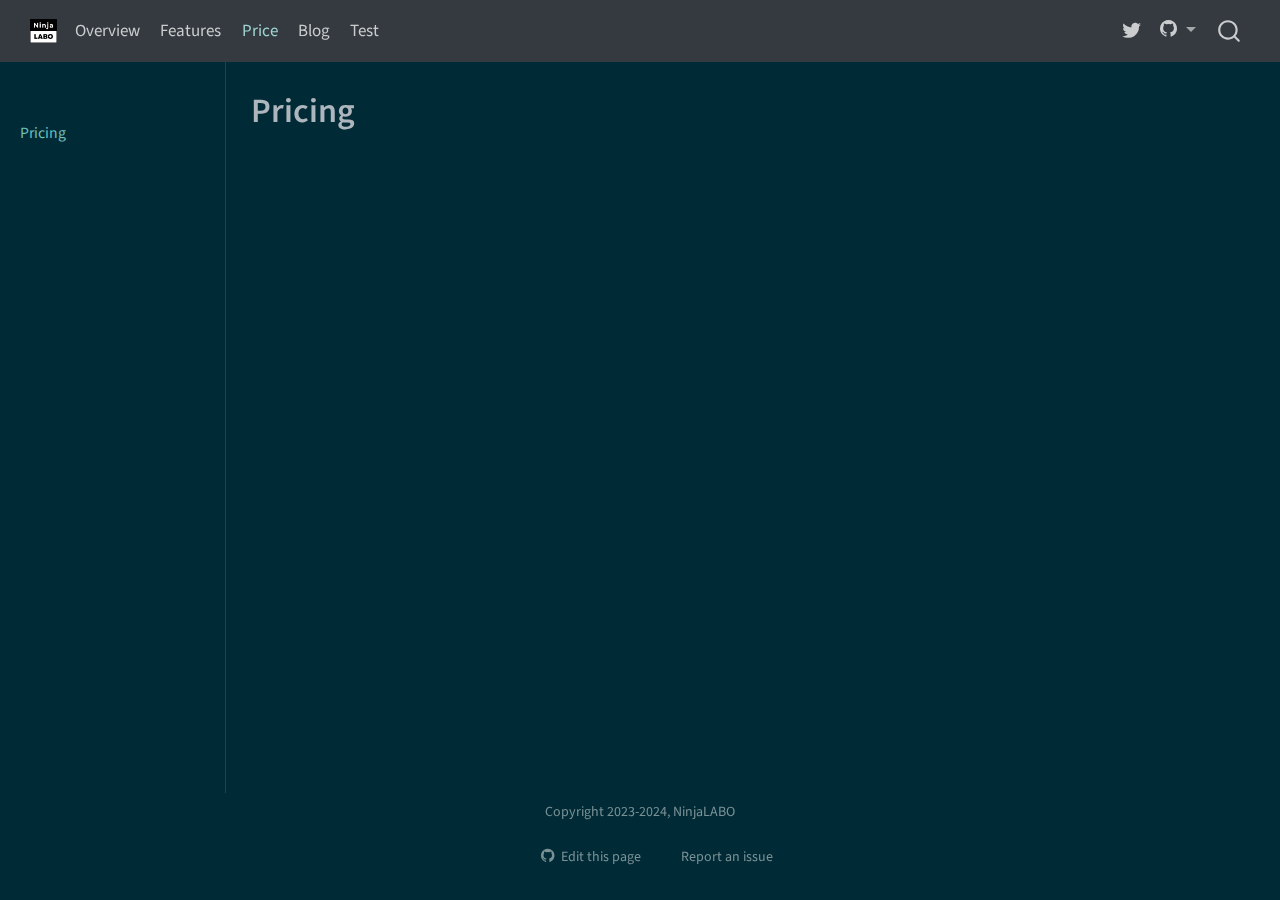
<file: price.html>
<!DOCTYPE html>
<html xmlns="http://www.w3.org/1999/xhtml" lang="en" xml:lang="en"><head>

<meta charset="utf-8">
<meta name="generator" content="quarto-1.5.56">

<meta name="viewport" content="width=device-width, initial-scale=1.0, user-scalable=yes">


<title>Pricing – NinjaLABO</title>
<style>
code{white-space: pre-wrap;}
span.smallcaps{font-variant: small-caps;}
div.columns{display: flex; gap: min(4vw, 1.5em);}
div.column{flex: auto; overflow-x: auto;}
div.hanging-indent{margin-left: 1.5em; text-indent: -1.5em;}
ul.task-list{list-style: none;}
ul.task-list li input[type="checkbox"] {
  width: 0.8em;
  margin: 0 0.8em 0.2em -1em; /* quarto-specific, see https://github.com/quarto-dev/quarto-cli/issues/4556 */ 
  vertical-align: middle;
}
</style>


<script src="site_libs/quarto-nav/quarto-nav.js"></script>
<script src="site_libs/quarto-nav/headroom.min.js"></script>
<script src="site_libs/clipboard/clipboard.min.js"></script>
<script src="site_libs/quarto-search/autocomplete.umd.js"></script>
<script src="site_libs/quarto-search/fuse.min.js"></script>
<script src="site_libs/quarto-search/quarto-search.js"></script>
<meta name="quarto:offset" content="./">
<link href="./images/favicon.png" rel="icon" type="image/png">
<script src="site_libs/quarto-html/quarto.js"></script>
<script src="site_libs/quarto-html/popper.min.js"></script>
<script src="site_libs/quarto-html/tippy.umd.min.js"></script>
<script src="site_libs/quarto-html/anchor.min.js"></script>
<link href="site_libs/quarto-html/tippy.css" rel="stylesheet">
<link href="site_libs/quarto-html/quarto-syntax-highlighting-dark.css" rel="stylesheet" id="quarto-text-highlighting-styles">
<script src="site_libs/bootstrap/bootstrap.min.js"></script>
<link href="site_libs/bootstrap/bootstrap-icons.css" rel="stylesheet">
<link href="site_libs/bootstrap/bootstrap.min.css" rel="stylesheet" id="quarto-bootstrap" data-mode="dark">
<script id="quarto-search-options" type="application/json">{
  "location": "navbar",
  "copy-button": false,
  "collapse-after": 3,
  "panel-placement": "end",
  "type": "overlay",
  "limit": 50,
  "keyboard-shortcut": [
    "f",
    "/",
    "s"
  ],
  "show-item-context": false,
  "language": {
    "search-no-results-text": "No results",
    "search-matching-documents-text": "matching documents",
    "search-copy-link-title": "Copy link to search",
    "search-hide-matches-text": "Hide additional matches",
    "search-more-match-text": "more match in this document",
    "search-more-matches-text": "more matches in this document",
    "search-clear-button-title": "Clear",
    "search-text-placeholder": "",
    "search-detached-cancel-button-title": "Cancel",
    "search-submit-button-title": "Submit",
    "search-label": "Search"
  }
}</script>


<link rel="stylesheet" href="styles.css">
<meta name="twitter:title" content="Pricing – NinjaLABO">
<meta name="twitter:image" content="https://ninjalabo.github.io/images/logo.png">
<meta name="twitter:image-height" content="120">
<meta name="twitter:image-width" content="486">
<meta name="twitter:card" content="summary_large_image">
</head>

<body class="nav-sidebar docked nav-fixed">

<div id="quarto-search-results"></div>
  <header id="quarto-header" class="headroom fixed-top">
    <nav class="navbar navbar-expand-lg " data-bs-theme="dark">
      <div class="navbar-container container-fluid">
      <div class="navbar-brand-container mx-auto">
    <a href="./index.html" class="navbar-brand navbar-brand-logo">
    <img src="./images/favicon.png" alt="NinjaLABO log." class="navbar-logo">
    </a>
  </div>
            <div id="quarto-search" class="" title="Search"></div>
          <button class="navbar-toggler" type="button" data-bs-toggle="collapse" data-bs-target="#navbarCollapse" aria-controls="navbarCollapse" role="menu" aria-expanded="false" aria-label="Toggle navigation" onclick="if (window.quartoToggleHeadroom) { window.quartoToggleHeadroom(); }">
  <span class="navbar-toggler-icon"></span>
</button>
          <div class="collapse navbar-collapse" id="navbarCollapse">
            <ul class="navbar-nav navbar-nav-scroll me-auto">
  <li class="nav-item">
    <a class="nav-link" href="./index.html"> 
<span class="menu-text">Overview</span></a>
  </li>  
  <li class="nav-item">
    <a class="nav-link" href="./features.html"> 
<span class="menu-text">Features</span></a>
  </li>  
  <li class="nav-item">
    <a class="nav-link active" href="./price.html" aria-current="page"> 
<span class="menu-text">Price</span></a>
  </li>  
  <li class="nav-item">
    <a class="nav-link" href="./blog.html"> 
<span class="menu-text">Blog</span></a>
  </li>  
  <li class="nav-item">
    <a class="nav-link" href="./hello.html"> 
<span class="menu-text">Test</span></a>
  </li>  
</ul>
            <ul class="navbar-nav navbar-nav-scroll ms-auto">
  <li class="nav-item compact">
    <a class="nav-link" href="https://twitter.com/ninjalabo"> <i class="bi bi-twitter" role="img">
</i> 
<span class="menu-text"></span></a>
  </li>  
  <li class="nav-item dropdown ">
    <a class="nav-link dropdown-toggle" href="#" id="nav-menu-bi-github" role="link" data-bs-toggle="dropdown" aria-expanded="false">
      <i class="bi bi-github" role="img">
</i> 
 <span class="menu-text"></span>
    </a>
    <ul class="dropdown-menu dropdown-menu-end" aria-labelledby="nav-menu-bi-github">    
        <li>
    <a class="dropdown-item" href="https://github.com/ninjalabo/ninjalabo.github.io">
 <span class="dropdown-text">Source Code</span></a>
  </li>  
        <li>
    <a class="dropdown-item" href="https://github.com/ninjalabo/ninjalabo.github.io/issues">
 <span class="dropdown-text">Report a Bug</span></a>
  </li>  
    </ul>
  </li>
</ul>
          </div> <!-- /navcollapse -->
            <div class="quarto-navbar-tools">
</div>
      </div> <!-- /container-fluid -->
    </nav>
  <nav class="quarto-secondary-nav">
    <div class="container-fluid d-flex">
      <button type="button" class="quarto-btn-toggle btn" data-bs-toggle="collapse" role="button" data-bs-target=".quarto-sidebar-collapse-item" aria-controls="quarto-sidebar" aria-expanded="false" aria-label="Toggle sidebar navigation" onclick="if (window.quartoToggleHeadroom) { window.quartoToggleHeadroom(); }">
        <i class="bi bi-layout-text-sidebar-reverse"></i>
      </button>
        <nav class="quarto-page-breadcrumbs" aria-label="breadcrumb"><ol class="breadcrumb"><li class="breadcrumb-item"><a href="./price.html">Pricing</a></li></ol></nav>
        <a class="flex-grow-1" role="navigation" data-bs-toggle="collapse" data-bs-target=".quarto-sidebar-collapse-item" aria-controls="quarto-sidebar" aria-expanded="false" aria-label="Toggle sidebar navigation" onclick="if (window.quartoToggleHeadroom) { window.quartoToggleHeadroom(); }">      
        </a>
      <button type="button" class="btn quarto-search-button" aria-label="Search" onclick="window.quartoOpenSearch();">
        <i class="bi bi-search"></i>
      </button>
    </div>
  </nav>
</header>
<!-- content -->
<div id="quarto-content" class="quarto-container page-columns page-rows-contents page-layout-article page-navbar">
<!-- sidebar -->
  <nav id="quarto-sidebar" class="sidebar collapse collapse-horizontal quarto-sidebar-collapse-item sidebar-navigation docked overflow-auto">
        <div class="mt-2 flex-shrink-0 align-items-center">
        <div class="sidebar-search">
        <div id="quarto-search" class="" title="Search"></div>
        </div>
        </div>
    <div class="sidebar-menu-container"> 
    <ul class="list-unstyled mt-1">
        <li class="sidebar-item">
  <div class="sidebar-item-container"> 
  <a href="./price.html" class="sidebar-item-text sidebar-link active">
 <span class="menu-text">Pricing</span></a>
  </div>
</li>
    </ul>
    </div>
</nav>
<div id="quarto-sidebar-glass" class="quarto-sidebar-collapse-item" data-bs-toggle="collapse" data-bs-target=".quarto-sidebar-collapse-item"></div>
<!-- margin-sidebar -->
    <div id="quarto-margin-sidebar" class="sidebar margin-sidebar zindex-bottom">
        
    </div>
<!-- main -->
<main class="content" id="quarto-document-content">

<header id="title-block-header" class="quarto-title-block default">
<div class="quarto-title">
<h1 class="title">Pricing</h1>
</div>



<div class="quarto-title-meta">

    
  
    
  </div>
  


</header>





</main> <!-- /main -->
<script id="quarto-html-after-body" type="application/javascript">
window.document.addEventListener("DOMContentLoaded", function (event) {
  const toggleBodyColorMode = (bsSheetEl) => {
    const mode = bsSheetEl.getAttribute("data-mode");
    const bodyEl = window.document.querySelector("body");
    if (mode === "dark") {
      bodyEl.classList.add("quarto-dark");
      bodyEl.classList.remove("quarto-light");
    } else {
      bodyEl.classList.add("quarto-light");
      bodyEl.classList.remove("quarto-dark");
    }
  }
  const toggleBodyColorPrimary = () => {
    const bsSheetEl = window.document.querySelector("link#quarto-bootstrap");
    if (bsSheetEl) {
      toggleBodyColorMode(bsSheetEl);
    }
  }
  toggleBodyColorPrimary();  
  const icon = "";
  const anchorJS = new window.AnchorJS();
  anchorJS.options = {
    placement: 'right',
    icon: icon
  };
  anchorJS.add('.anchored');
  const isCodeAnnotation = (el) => {
    for (const clz of el.classList) {
      if (clz.startsWith('code-annotation-')) {                     
        return true;
      }
    }
    return false;
  }
  const onCopySuccess = function(e) {
    // button target
    const button = e.trigger;
    // don't keep focus
    button.blur();
    // flash "checked"
    button.classList.add('code-copy-button-checked');
    var currentTitle = button.getAttribute("title");
    button.setAttribute("title", "Copied!");
    let tooltip;
    if (window.bootstrap) {
      button.setAttribute("data-bs-toggle", "tooltip");
      button.setAttribute("data-bs-placement", "left");
      button.setAttribute("data-bs-title", "Copied!");
      tooltip = new bootstrap.Tooltip(button, 
        { trigger: "manual", 
          customClass: "code-copy-button-tooltip",
          offset: [0, -8]});
      tooltip.show();    
    }
    setTimeout(function() {
      if (tooltip) {
        tooltip.hide();
        button.removeAttribute("data-bs-title");
        button.removeAttribute("data-bs-toggle");
        button.removeAttribute("data-bs-placement");
      }
      button.setAttribute("title", currentTitle);
      button.classList.remove('code-copy-button-checked');
    }, 1000);
    // clear code selection
    e.clearSelection();
  }
  const getTextToCopy = function(trigger) {
      const codeEl = trigger.previousElementSibling.cloneNode(true);
      for (const childEl of codeEl.children) {
        if (isCodeAnnotation(childEl)) {
          childEl.remove();
        }
      }
      return codeEl.innerText;
  }
  const clipboard = new window.ClipboardJS('.code-copy-button:not([data-in-quarto-modal])', {
    text: getTextToCopy
  });
  clipboard.on('success', onCopySuccess);
  if (window.document.getElementById('quarto-embedded-source-code-modal')) {
    // For code content inside modals, clipBoardJS needs to be initialized with a container option
    // TODO: Check when it could be a function (https://github.com/zenorocha/clipboard.js/issues/860)
    const clipboardModal = new window.ClipboardJS('.code-copy-button[data-in-quarto-modal]', {
      text: getTextToCopy,
      container: window.document.getElementById('quarto-embedded-source-code-modal')
    });
    clipboardModal.on('success', onCopySuccess);
  }
    var localhostRegex = new RegExp(/^(?:http|https):\/\/localhost\:?[0-9]*\//);
    var mailtoRegex = new RegExp(/^mailto:/);
      var filterRegex = new RegExp("https:\/\/ninjalabo\.github\.io\/");
    var isInternal = (href) => {
        return filterRegex.test(href) || localhostRegex.test(href) || mailtoRegex.test(href);
    }
    // Inspect non-navigation links and adorn them if external
 	var links = window.document.querySelectorAll('a[href]:not(.nav-link):not(.navbar-brand):not(.toc-action):not(.sidebar-link):not(.sidebar-item-toggle):not(.pagination-link):not(.no-external):not([aria-hidden]):not(.dropdown-item):not(.quarto-navigation-tool):not(.about-link)');
    for (var i=0; i<links.length; i++) {
      const link = links[i];
      if (!isInternal(link.href)) {
        // undo the damage that might have been done by quarto-nav.js in the case of
        // links that we want to consider external
        if (link.dataset.originalHref !== undefined) {
          link.href = link.dataset.originalHref;
        }
      }
    }
  function tippyHover(el, contentFn, onTriggerFn, onUntriggerFn) {
    const config = {
      allowHTML: true,
      maxWidth: 500,
      delay: 100,
      arrow: false,
      appendTo: function(el) {
          return el.parentElement;
      },
      interactive: true,
      interactiveBorder: 10,
      theme: 'quarto',
      placement: 'bottom-start',
    };
    if (contentFn) {
      config.content = contentFn;
    }
    if (onTriggerFn) {
      config.onTrigger = onTriggerFn;
    }
    if (onUntriggerFn) {
      config.onUntrigger = onUntriggerFn;
    }
    window.tippy(el, config); 
  }
  const noterefs = window.document.querySelectorAll('a[role="doc-noteref"]');
  for (var i=0; i<noterefs.length; i++) {
    const ref = noterefs[i];
    tippyHover(ref, function() {
      // use id or data attribute instead here
      let href = ref.getAttribute('data-footnote-href') || ref.getAttribute('href');
      try { href = new URL(href).hash; } catch {}
      const id = href.replace(/^#\/?/, "");
      const note = window.document.getElementById(id);
      if (note) {
        return note.innerHTML;
      } else {
        return "";
      }
    });
  }
  const xrefs = window.document.querySelectorAll('a.quarto-xref');
  const processXRef = (id, note) => {
    // Strip column container classes
    const stripColumnClz = (el) => {
      el.classList.remove("page-full", "page-columns");
      if (el.children) {
        for (const child of el.children) {
          stripColumnClz(child);
        }
      }
    }
    stripColumnClz(note)
    if (id === null || id.startsWith('sec-')) {
      // Special case sections, only their first couple elements
      const container = document.createElement("div");
      if (note.children && note.children.length > 2) {
        container.appendChild(note.children[0].cloneNode(true));
        for (let i = 1; i < note.children.length; i++) {
          const child = note.children[i];
          if (child.tagName === "P" && child.innerText === "") {
            continue;
          } else {
            container.appendChild(child.cloneNode(true));
            break;
          }
        }
        if (window.Quarto?.typesetMath) {
          window.Quarto.typesetMath(container);
        }
        return container.innerHTML
      } else {
        if (window.Quarto?.typesetMath) {
          window.Quarto.typesetMath(note);
        }
        return note.innerHTML;
      }
    } else {
      // Remove any anchor links if they are present
      const anchorLink = note.querySelector('a.anchorjs-link');
      if (anchorLink) {
        anchorLink.remove();
      }
      if (window.Quarto?.typesetMath) {
        window.Quarto.typesetMath(note);
      }
      // TODO in 1.5, we should make sure this works without a callout special case
      if (note.classList.contains("callout")) {
        return note.outerHTML;
      } else {
        return note.innerHTML;
      }
    }
  }
  for (var i=0; i<xrefs.length; i++) {
    const xref = xrefs[i];
    tippyHover(xref, undefined, function(instance) {
      instance.disable();
      let url = xref.getAttribute('href');
      let hash = undefined; 
      if (url.startsWith('#')) {
        hash = url;
      } else {
        try { hash = new URL(url).hash; } catch {}
      }
      if (hash) {
        const id = hash.replace(/^#\/?/, "");
        const note = window.document.getElementById(id);
        if (note !== null) {
          try {
            const html = processXRef(id, note.cloneNode(true));
            instance.setContent(html);
          } finally {
            instance.enable();
            instance.show();
          }
        } else {
          // See if we can fetch this
          fetch(url.split('#')[0])
          .then(res => res.text())
          .then(html => {
            const parser = new DOMParser();
            const htmlDoc = parser.parseFromString(html, "text/html");
            const note = htmlDoc.getElementById(id);
            if (note !== null) {
              const html = processXRef(id, note);
              instance.setContent(html);
            } 
          }).finally(() => {
            instance.enable();
            instance.show();
          });
        }
      } else {
        // See if we can fetch a full url (with no hash to target)
        // This is a special case and we should probably do some content thinning / targeting
        fetch(url)
        .then(res => res.text())
        .then(html => {
          const parser = new DOMParser();
          const htmlDoc = parser.parseFromString(html, "text/html");
          const note = htmlDoc.querySelector('main.content');
          if (note !== null) {
            // This should only happen for chapter cross references
            // (since there is no id in the URL)
            // remove the first header
            if (note.children.length > 0 && note.children[0].tagName === "HEADER") {
              note.children[0].remove();
            }
            const html = processXRef(null, note);
            instance.setContent(html);
          } 
        }).finally(() => {
          instance.enable();
          instance.show();
        });
      }
    }, function(instance) {
    });
  }
      let selectedAnnoteEl;
      const selectorForAnnotation = ( cell, annotation) => {
        let cellAttr = 'data-code-cell="' + cell + '"';
        let lineAttr = 'data-code-annotation="' +  annotation + '"';
        const selector = 'span[' + cellAttr + '][' + lineAttr + ']';
        return selector;
      }
      const selectCodeLines = (annoteEl) => {
        const doc = window.document;
        const targetCell = annoteEl.getAttribute("data-target-cell");
        const targetAnnotation = annoteEl.getAttribute("data-target-annotation");
        const annoteSpan = window.document.querySelector(selectorForAnnotation(targetCell, targetAnnotation));
        const lines = annoteSpan.getAttribute("data-code-lines").split(",");
        const lineIds = lines.map((line) => {
          return targetCell + "-" + line;
        })
        let top = null;
        let height = null;
        let parent = null;
        if (lineIds.length > 0) {
            //compute the position of the single el (top and bottom and make a div)
            const el = window.document.getElementById(lineIds[0]);
            top = el.offsetTop;
            height = el.offsetHeight;
            parent = el.parentElement.parentElement;
          if (lineIds.length > 1) {
            const lastEl = window.document.getElementById(lineIds[lineIds.length - 1]);
            const bottom = lastEl.offsetTop + lastEl.offsetHeight;
            height = bottom - top;
          }
          if (top !== null && height !== null && parent !== null) {
            // cook up a div (if necessary) and position it 
            let div = window.document.getElementById("code-annotation-line-highlight");
            if (div === null) {
              div = window.document.createElement("div");
              div.setAttribute("id", "code-annotation-line-highlight");
              div.style.position = 'absolute';
              parent.appendChild(div);
            }
            div.style.top = top - 2 + "px";
            div.style.height = height + 4 + "px";
            div.style.left = 0;
            let gutterDiv = window.document.getElementById("code-annotation-line-highlight-gutter");
            if (gutterDiv === null) {
              gutterDiv = window.document.createElement("div");
              gutterDiv.setAttribute("id", "code-annotation-line-highlight-gutter");
              gutterDiv.style.position = 'absolute';
              const codeCell = window.document.getElementById(targetCell);
              const gutter = codeCell.querySelector('.code-annotation-gutter');
              gutter.appendChild(gutterDiv);
            }
            gutterDiv.style.top = top - 2 + "px";
            gutterDiv.style.height = height + 4 + "px";
          }
          selectedAnnoteEl = annoteEl;
        }
      };
      const unselectCodeLines = () => {
        const elementsIds = ["code-annotation-line-highlight", "code-annotation-line-highlight-gutter"];
        elementsIds.forEach((elId) => {
          const div = window.document.getElementById(elId);
          if (div) {
            div.remove();
          }
        });
        selectedAnnoteEl = undefined;
      };
        // Handle positioning of the toggle
    window.addEventListener(
      "resize",
      throttle(() => {
        elRect = undefined;
        if (selectedAnnoteEl) {
          selectCodeLines(selectedAnnoteEl);
        }
      }, 10)
    );
    function throttle(fn, ms) {
    let throttle = false;
    let timer;
      return (...args) => {
        if(!throttle) { // first call gets through
            fn.apply(this, args);
            throttle = true;
        } else { // all the others get throttled
            if(timer) clearTimeout(timer); // cancel #2
            timer = setTimeout(() => {
              fn.apply(this, args);
              timer = throttle = false;
            }, ms);
        }
      };
    }
      // Attach click handler to the DT
      const annoteDls = window.document.querySelectorAll('dt[data-target-cell]');
      for (const annoteDlNode of annoteDls) {
        annoteDlNode.addEventListener('click', (event) => {
          const clickedEl = event.target;
          if (clickedEl !== selectedAnnoteEl) {
            unselectCodeLines();
            const activeEl = window.document.querySelector('dt[data-target-cell].code-annotation-active');
            if (activeEl) {
              activeEl.classList.remove('code-annotation-active');
            }
            selectCodeLines(clickedEl);
            clickedEl.classList.add('code-annotation-active');
          } else {
            // Unselect the line
            unselectCodeLines();
            clickedEl.classList.remove('code-annotation-active');
          }
        });
      }
  const findCites = (el) => {
    const parentEl = el.parentElement;
    if (parentEl) {
      const cites = parentEl.dataset.cites;
      if (cites) {
        return {
          el,
          cites: cites.split(' ')
        };
      } else {
        return findCites(el.parentElement)
      }
    } else {
      return undefined;
    }
  };
  var bibliorefs = window.document.querySelectorAll('a[role="doc-biblioref"]');
  for (var i=0; i<bibliorefs.length; i++) {
    const ref = bibliorefs[i];
    const citeInfo = findCites(ref);
    if (citeInfo) {
      tippyHover(citeInfo.el, function() {
        var popup = window.document.createElement('div');
        citeInfo.cites.forEach(function(cite) {
          var citeDiv = window.document.createElement('div');
          citeDiv.classList.add('hanging-indent');
          citeDiv.classList.add('csl-entry');
          var biblioDiv = window.document.getElementById('ref-' + cite);
          if (biblioDiv) {
            citeDiv.innerHTML = biblioDiv.innerHTML;
          }
          popup.appendChild(citeDiv);
        });
        return popup.innerHTML;
      });
    }
  }
});
</script>
</div> <!-- /content -->
<footer class="footer">
  <div class="nav-footer">
    <div class="nav-footer-left">
      &nbsp;
    </div>   
    <div class="nav-footer-center">
<p>Copyright 2023-2024, NinjaLABO</p>
<div class="toc-actions"><ul><li><a href="https://github.com/ninjalabo/ninjalabo.github.io/edit/main/price.qmd" class="toc-action"><i class="bi bi-github"></i>Edit this page</a></li><li><a href="https://github.com/ninjalabo/ninjalabo.github.io/issues/new" class="toc-action"><i class="bi empty"></i>Report an issue</a></li></ul></div></div>
    <div class="nav-footer-right">
      &nbsp;
    </div>
  </div>
</footer>




</body></html>
</file>
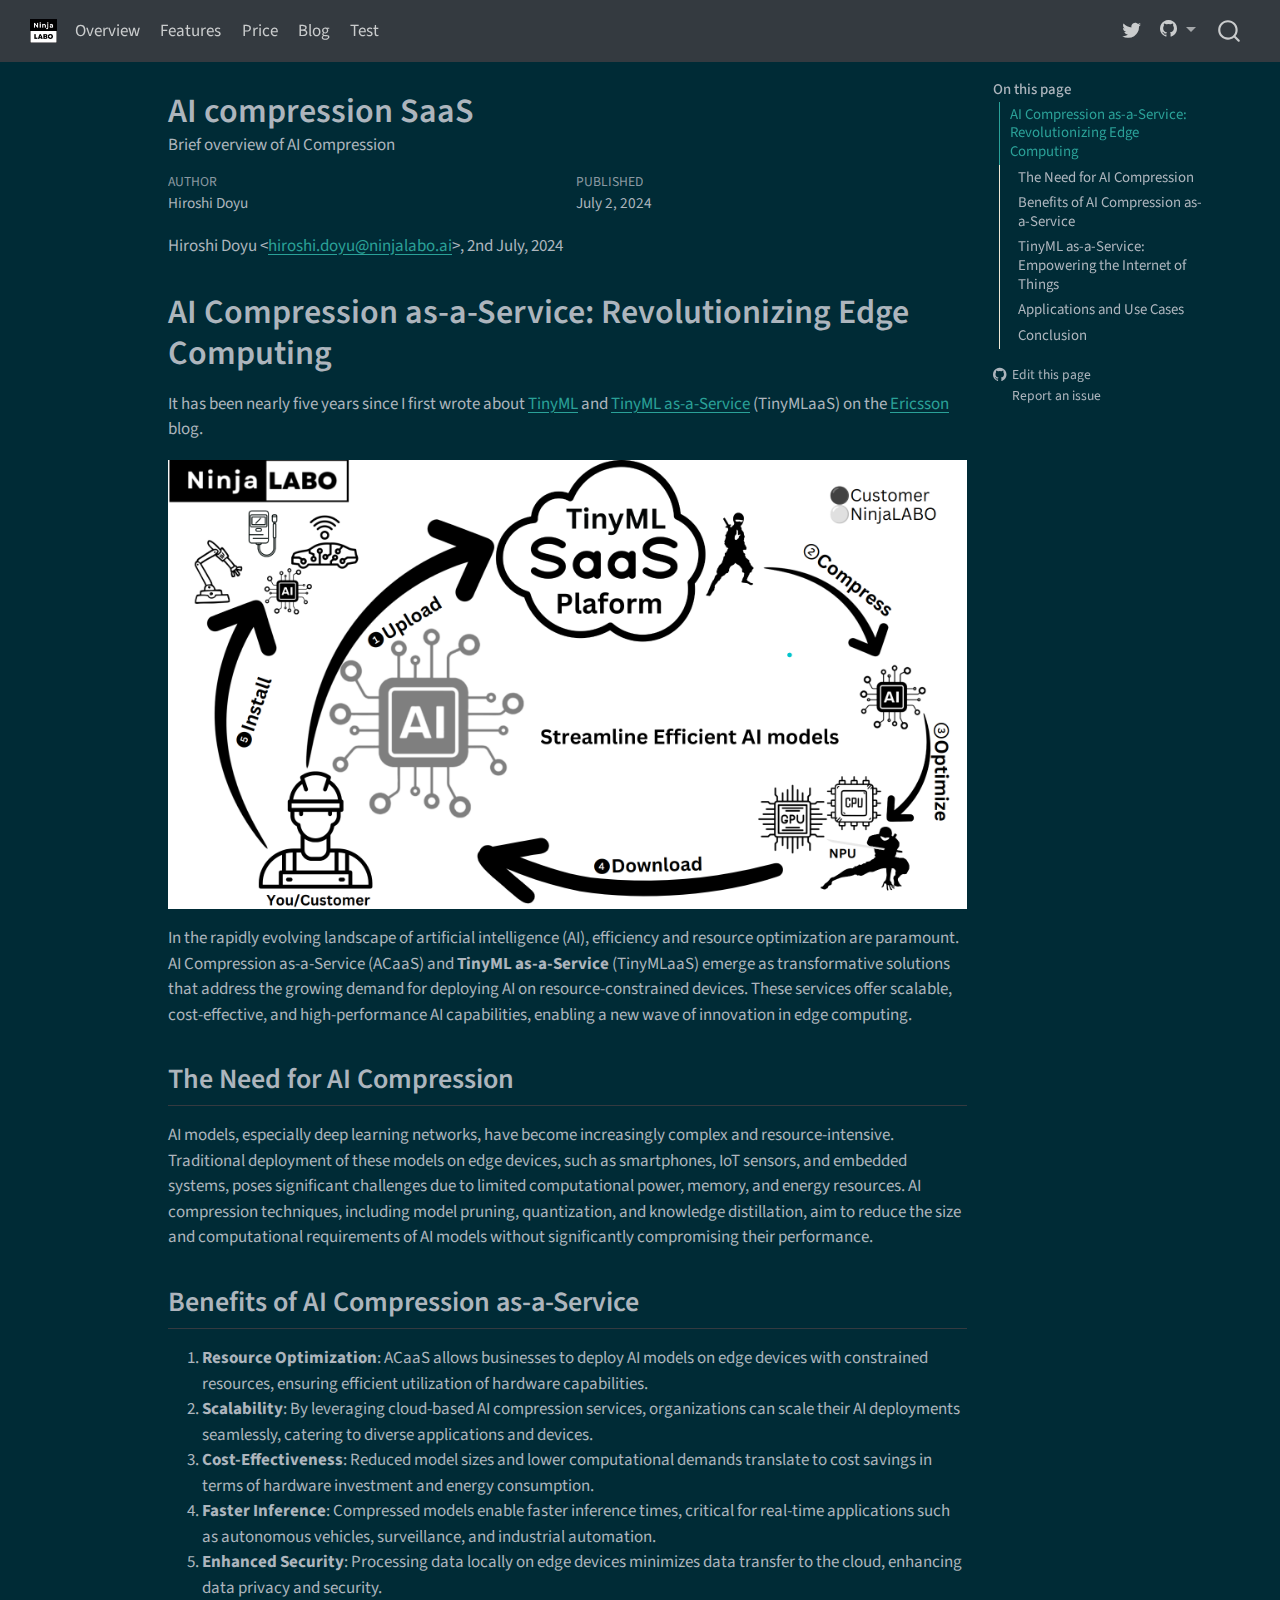
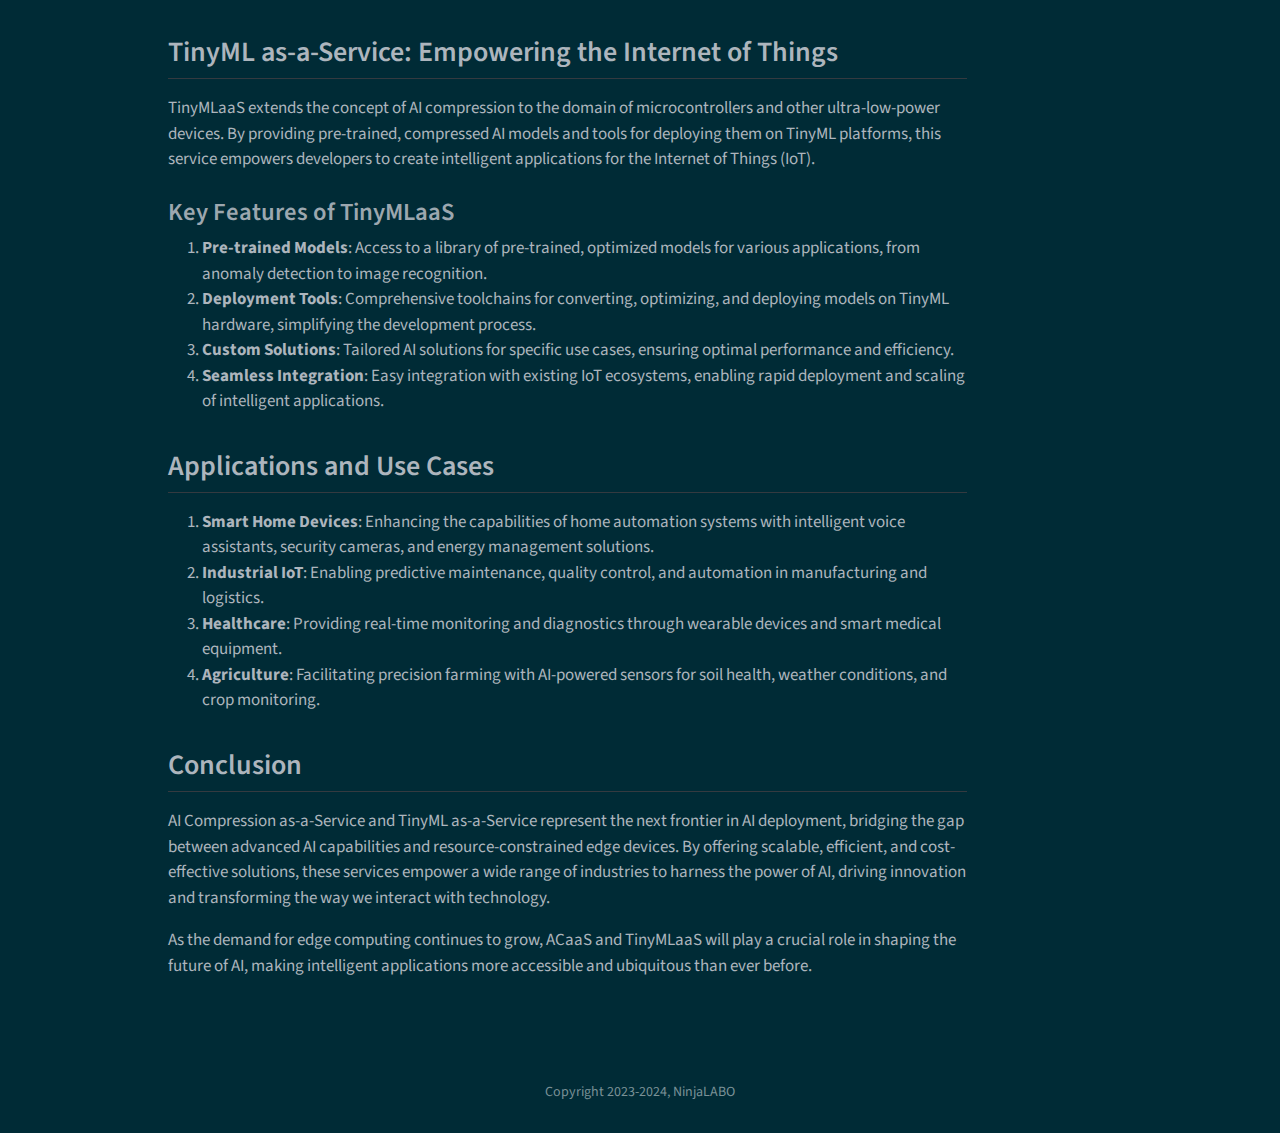
<file: blogs/aicompressionsaas.html>
<!DOCTYPE html>
<html xmlns="http://www.w3.org/1999/xhtml" lang="en" xml:lang="en"><head>

<meta charset="utf-8">
<meta name="generator" content="quarto-1.5.56">

<meta name="viewport" content="width=device-width, initial-scale=1.0, user-scalable=yes">

<meta name="author" content="Hiroshi Doyu">
<meta name="dcterms.date" content="2024-07-02">
<meta name="description" content="Brief overview of AI Compression">

<title>AI compression SaaS – NinjaLABO</title>
<style>
code{white-space: pre-wrap;}
span.smallcaps{font-variant: small-caps;}
div.columns{display: flex; gap: min(4vw, 1.5em);}
div.column{flex: auto; overflow-x: auto;}
div.hanging-indent{margin-left: 1.5em; text-indent: -1.5em;}
ul.task-list{list-style: none;}
ul.task-list li input[type="checkbox"] {
  width: 0.8em;
  margin: 0 0.8em 0.2em -1em; /* quarto-specific, see https://github.com/quarto-dev/quarto-cli/issues/4556 */ 
  vertical-align: middle;
}
</style>


<script src="../site_libs/quarto-nav/quarto-nav.js"></script>
<script src="../site_libs/quarto-nav/headroom.min.js"></script>
<script src="../site_libs/clipboard/clipboard.min.js"></script>
<script src="../site_libs/quarto-search/autocomplete.umd.js"></script>
<script src="../site_libs/quarto-search/fuse.min.js"></script>
<script src="../site_libs/quarto-search/quarto-search.js"></script>
<meta name="quarto:offset" content="../">
<link href="../images/favicon.png" rel="icon" type="image/png">
<script src="../site_libs/quarto-html/quarto.js"></script>
<script src="../site_libs/quarto-html/popper.min.js"></script>
<script src="../site_libs/quarto-html/tippy.umd.min.js"></script>
<script src="../site_libs/quarto-html/anchor.min.js"></script>
<link href="../site_libs/quarto-html/tippy.css" rel="stylesheet">
<link href="../site_libs/quarto-html/quarto-syntax-highlighting-dark.css" rel="stylesheet" id="quarto-text-highlighting-styles">
<script src="../site_libs/bootstrap/bootstrap.min.js"></script>
<link href="../site_libs/bootstrap/bootstrap-icons.css" rel="stylesheet">
<link href="../site_libs/bootstrap/bootstrap.min.css" rel="stylesheet" id="quarto-bootstrap" data-mode="dark">
<script id="quarto-search-options" type="application/json">{
  "location": "navbar",
  "copy-button": false,
  "collapse-after": 3,
  "panel-placement": "end",
  "type": "overlay",
  "limit": 50,
  "keyboard-shortcut": [
    "f",
    "/",
    "s"
  ],
  "show-item-context": false,
  "language": {
    "search-no-results-text": "No results",
    "search-matching-documents-text": "matching documents",
    "search-copy-link-title": "Copy link to search",
    "search-hide-matches-text": "Hide additional matches",
    "search-more-match-text": "more match in this document",
    "search-more-matches-text": "more matches in this document",
    "search-clear-button-title": "Clear",
    "search-text-placeholder": "",
    "search-detached-cancel-button-title": "Cancel",
    "search-submit-button-title": "Submit",
    "search-label": "Search"
  }
}</script>


<link rel="stylesheet" href="../styles.css">
<meta name="twitter:title" content="AI compression SaaS – NinjaLABO">
<meta name="twitter:description" content="Brief overview of AI Compression">
<meta name="twitter:image" content="https://ninjalabo.github.io/blogs/images/logo.png">
<meta name="twitter:card" content="summary_large_image">
</head>

<body class="nav-fixed">

<div id="quarto-search-results"></div>
  <header id="quarto-header" class="headroom fixed-top">
    <nav class="navbar navbar-expand-lg " data-bs-theme="dark">
      <div class="navbar-container container-fluid">
      <div class="navbar-brand-container mx-auto">
    <a href="../index.html" class="navbar-brand navbar-brand-logo">
    <img src="../images/favicon.png" alt="NinjaLABO log." class="navbar-logo">
    </a>
  </div>
            <div id="quarto-search" class="" title="Search"></div>
          <button class="navbar-toggler" type="button" data-bs-toggle="collapse" data-bs-target="#navbarCollapse" aria-controls="navbarCollapse" role="menu" aria-expanded="false" aria-label="Toggle navigation" onclick="if (window.quartoToggleHeadroom) { window.quartoToggleHeadroom(); }">
  <span class="navbar-toggler-icon"></span>
</button>
          <div class="collapse navbar-collapse" id="navbarCollapse">
            <ul class="navbar-nav navbar-nav-scroll me-auto">
  <li class="nav-item">
    <a class="nav-link" href="../index.html"> 
<span class="menu-text">Overview</span></a>
  </li>  
  <li class="nav-item">
    <a class="nav-link" href="../features.html"> 
<span class="menu-text">Features</span></a>
  </li>  
  <li class="nav-item">
    <a class="nav-link" href="../price.html"> 
<span class="menu-text">Price</span></a>
  </li>  
  <li class="nav-item">
    <a class="nav-link" href="../blog.html"> 
<span class="menu-text">Blog</span></a>
  </li>  
  <li class="nav-item">
    <a class="nav-link" href="../hello.html"> 
<span class="menu-text">Test</span></a>
  </li>  
</ul>
            <ul class="navbar-nav navbar-nav-scroll ms-auto">
  <li class="nav-item compact">
    <a class="nav-link" href="https://twitter.com/ninjalabo"> <i class="bi bi-twitter" role="img">
</i> 
<span class="menu-text"></span></a>
  </li>  
  <li class="nav-item dropdown ">
    <a class="nav-link dropdown-toggle" href="#" id="nav-menu-bi-github" role="link" data-bs-toggle="dropdown" aria-expanded="false">
      <i class="bi bi-github" role="img">
</i> 
 <span class="menu-text"></span>
    </a>
    <ul class="dropdown-menu dropdown-menu-end" aria-labelledby="nav-menu-bi-github">    
        <li>
    <a class="dropdown-item" href="https://github.com/ninjalabo/ninjalabo.github.io">
 <span class="dropdown-text">Source Code</span></a>
  </li>  
        <li>
    <a class="dropdown-item" href="https://github.com/ninjalabo/ninjalabo.github.io/issues">
 <span class="dropdown-text">Report a Bug</span></a>
  </li>  
    </ul>
  </li>
</ul>
          </div> <!-- /navcollapse -->
            <div class="quarto-navbar-tools">
</div>
      </div> <!-- /container-fluid -->
    </nav>
</header>
<!-- content -->
<div id="quarto-content" class="quarto-container page-columns page-rows-contents page-layout-article page-navbar">
<!-- sidebar -->
<!-- margin-sidebar -->
    <div id="quarto-margin-sidebar" class="sidebar margin-sidebar">
        <nav id="TOC" role="doc-toc" class="toc-active">
    <h2 id="toc-title">On this page</h2>
   
  <ul>
  <li><a href="#ai-compression-as-a-service-revolutionizing-edge-computing" id="toc-ai-compression-as-a-service-revolutionizing-edge-computing" class="nav-link active" data-scroll-target="#ai-compression-as-a-service-revolutionizing-edge-computing">AI Compression as-a-Service: Revolutionizing Edge Computing</a>
  <ul class="collapse">
  <li><a href="#the-need-for-ai-compression" id="toc-the-need-for-ai-compression" class="nav-link" data-scroll-target="#the-need-for-ai-compression">The Need for AI Compression</a></li>
  <li><a href="#benefits-of-ai-compression-as-a-service" id="toc-benefits-of-ai-compression-as-a-service" class="nav-link" data-scroll-target="#benefits-of-ai-compression-as-a-service">Benefits of AI Compression as-a-Service</a></li>
  <li><a href="#tinyml-as-a-service-empowering-the-internet-of-things" id="toc-tinyml-as-a-service-empowering-the-internet-of-things" class="nav-link" data-scroll-target="#tinyml-as-a-service-empowering-the-internet-of-things">TinyML as-a-Service: Empowering the Internet of Things</a>
  <ul class="collapse">
  <li><a href="#key-features-of-tinymlaas" id="toc-key-features-of-tinymlaas" class="nav-link" data-scroll-target="#key-features-of-tinymlaas">Key Features of TinyMLaaS</a></li>
  </ul></li>
  <li><a href="#applications-and-use-cases" id="toc-applications-and-use-cases" class="nav-link" data-scroll-target="#applications-and-use-cases">Applications and Use Cases</a></li>
  <li><a href="#conclusion" id="toc-conclusion" class="nav-link" data-scroll-target="#conclusion">Conclusion</a></li>
  </ul></li>
  </ul>
<div class="toc-actions"><ul><li><a href="https://github.com/ninjalabo/ninjalabo.github.io/edit/main/blogs/aicompressionsaas.qmd" class="toc-action"><i class="bi bi-github"></i>Edit this page</a></li><li><a href="https://github.com/ninjalabo/ninjalabo.github.io/issues/new" class="toc-action"><i class="bi empty"></i>Report an issue</a></li></ul></div></nav>
    </div>
<!-- main -->
<main class="content" id="quarto-document-content">

<header id="title-block-header" class="quarto-title-block default">
<div class="quarto-title">
<h1 class="title">AI compression SaaS</h1>
</div>

<div>
  <div class="description">
    Brief overview of AI Compression
  </div>
</div>


<div class="quarto-title-meta">

    <div>
    <div class="quarto-title-meta-heading">Author</div>
    <div class="quarto-title-meta-contents">
             <p>Hiroshi Doyu </p>
          </div>
  </div>
    
    <div>
    <div class="quarto-title-meta-heading">Published</div>
    <div class="quarto-title-meta-contents">
      <p class="date">July 2, 2024</p>
    </div>
  </div>
  
    
  </div>
  


</header>


<p>Hiroshi Doyu &lt;<a href="mailto:hiroshi.doyu@ninjalabo.ai" class="email">hiroshi.doyu@ninjalabo.ai</a>&gt;, 2nd July, 2024</p>
<section id="ai-compression-as-a-service-revolutionizing-edge-computing" class="level1">
<h1>AI Compression as-a-Service: Revolutionizing Edge Computing</h1>
<p>It has been nearly five years since I first wrote about <a href="https://www.ericsson.com/en/blog/2019/12/tinyml-as-a-service">TinyML</a> and <a href="https://www.ericsson.com/en/blog/2020/2/how-can-we-democratize-machine-learning-iot-devices">TinyML as-a-Service</a> (TinyMLaaS) on the <a href="https://www.ericsson.com/en">Ericsson</a> blog.</p>
<p><img src="../images/tinymlaas.png" class="img-fluid"></p>
<p>In the rapidly evolving landscape of artificial intelligence (AI), efficiency and resource optimization are paramount. AI Compression as-a-Service (ACaaS) and <strong>TinyML as-a-Service</strong> (TinyMLaaS) emerge as transformative solutions that address the growing demand for deploying AI on resource-constrained devices. These services offer scalable, cost-effective, and high-performance AI capabilities, enabling a new wave of innovation in edge computing.</p>
<section id="the-need-for-ai-compression" class="level2">
<h2 class="anchored" data-anchor-id="the-need-for-ai-compression">The Need for AI Compression</h2>
<p>AI models, especially deep learning networks, have become increasingly complex and resource-intensive. Traditional deployment of these models on edge devices, such as smartphones, IoT sensors, and embedded systems, poses significant challenges due to limited computational power, memory, and energy resources. AI compression techniques, including model pruning, quantization, and knowledge distillation, aim to reduce the size and computational requirements of AI models without significantly compromising their performance.</p>
</section>
<section id="benefits-of-ai-compression-as-a-service" class="level2">
<h2 class="anchored" data-anchor-id="benefits-of-ai-compression-as-a-service">Benefits of AI Compression as-a-Service</h2>
<ol type="1">
<li><strong>Resource Optimization</strong>: ACaaS allows businesses to deploy AI models on edge devices with constrained resources, ensuring efficient utilization of hardware capabilities.</li>
<li><strong>Scalability</strong>: By leveraging cloud-based AI compression services, organizations can scale their AI deployments seamlessly, catering to diverse applications and devices.</li>
<li><strong>Cost-Effectiveness</strong>: Reduced model sizes and lower computational demands translate to cost savings in terms of hardware investment and energy consumption.</li>
<li><strong>Faster Inference</strong>: Compressed models enable faster inference times, critical for real-time applications such as autonomous vehicles, surveillance, and industrial automation.</li>
<li><strong>Enhanced Security</strong>: Processing data locally on edge devices minimizes data transfer to the cloud, enhancing data privacy and security.</li>
</ol>
</section>
<section id="tinyml-as-a-service-empowering-the-internet-of-things" class="level2">
<h2 class="anchored" data-anchor-id="tinyml-as-a-service-empowering-the-internet-of-things">TinyML as-a-Service: Empowering the Internet of Things</h2>
<p>TinyMLaaS extends the concept of AI compression to the domain of microcontrollers and other ultra-low-power devices. By providing pre-trained, compressed AI models and tools for deploying them on TinyML platforms, this service empowers developers to create intelligent applications for the Internet of Things (IoT).</p>
<section id="key-features-of-tinymlaas" class="level3">
<h3 class="anchored" data-anchor-id="key-features-of-tinymlaas">Key Features of TinyMLaaS</h3>
<ol type="1">
<li><strong>Pre-trained Models</strong>: Access to a library of pre-trained, optimized models for various applications, from anomaly detection to image recognition.</li>
<li><strong>Deployment Tools</strong>: Comprehensive toolchains for converting, optimizing, and deploying models on TinyML hardware, simplifying the development process.</li>
<li><strong>Custom Solutions</strong>: Tailored AI solutions for specific use cases, ensuring optimal performance and efficiency.</li>
<li><strong>Seamless Integration</strong>: Easy integration with existing IoT ecosystems, enabling rapid deployment and scaling of intelligent applications.</li>
</ol>
</section>
</section>
<section id="applications-and-use-cases" class="level2">
<h2 class="anchored" data-anchor-id="applications-and-use-cases">Applications and Use Cases</h2>
<ol type="1">
<li><strong>Smart Home Devices</strong>: Enhancing the capabilities of home automation systems with intelligent voice assistants, security cameras, and energy management solutions.</li>
<li><strong>Industrial IoT</strong>: Enabling predictive maintenance, quality control, and automation in manufacturing and logistics.</li>
<li><strong>Healthcare</strong>: Providing real-time monitoring and diagnostics through wearable devices and smart medical equipment.</li>
<li><strong>Agriculture</strong>: Facilitating precision farming with AI-powered sensors for soil health, weather conditions, and crop monitoring.</li>
</ol>
</section>
<section id="conclusion" class="level2">
<h2 class="anchored" data-anchor-id="conclusion">Conclusion</h2>
<p>AI Compression as-a-Service and TinyML as-a-Service represent the next frontier in AI deployment, bridging the gap between advanced AI capabilities and resource-constrained edge devices. By offering scalable, efficient, and cost-effective solutions, these services empower a wide range of industries to harness the power of AI, driving innovation and transforming the way we interact with technology.</p>
<p>As the demand for edge computing continues to grow, ACaaS and TinyMLaaS will play a crucial role in shaping the future of AI, making intelligent applications more accessible and ubiquitous than ever before.</p>


</section>
</section>

</main> <!-- /main -->
<script id="quarto-html-after-body" type="application/javascript">
window.document.addEventListener("DOMContentLoaded", function (event) {
  const toggleBodyColorMode = (bsSheetEl) => {
    const mode = bsSheetEl.getAttribute("data-mode");
    const bodyEl = window.document.querySelector("body");
    if (mode === "dark") {
      bodyEl.classList.add("quarto-dark");
      bodyEl.classList.remove("quarto-light");
    } else {
      bodyEl.classList.add("quarto-light");
      bodyEl.classList.remove("quarto-dark");
    }
  }
  const toggleBodyColorPrimary = () => {
    const bsSheetEl = window.document.querySelector("link#quarto-bootstrap");
    if (bsSheetEl) {
      toggleBodyColorMode(bsSheetEl);
    }
  }
  toggleBodyColorPrimary();  
  const icon = "";
  const anchorJS = new window.AnchorJS();
  anchorJS.options = {
    placement: 'right',
    icon: icon
  };
  anchorJS.add('.anchored');
  const isCodeAnnotation = (el) => {
    for (const clz of el.classList) {
      if (clz.startsWith('code-annotation-')) {                     
        return true;
      }
    }
    return false;
  }
  const onCopySuccess = function(e) {
    // button target
    const button = e.trigger;
    // don't keep focus
    button.blur();
    // flash "checked"
    button.classList.add('code-copy-button-checked');
    var currentTitle = button.getAttribute("title");
    button.setAttribute("title", "Copied!");
    let tooltip;
    if (window.bootstrap) {
      button.setAttribute("data-bs-toggle", "tooltip");
      button.setAttribute("data-bs-placement", "left");
      button.setAttribute("data-bs-title", "Copied!");
      tooltip = new bootstrap.Tooltip(button, 
        { trigger: "manual", 
          customClass: "code-copy-button-tooltip",
          offset: [0, -8]});
      tooltip.show();    
    }
    setTimeout(function() {
      if (tooltip) {
        tooltip.hide();
        button.removeAttribute("data-bs-title");
        button.removeAttribute("data-bs-toggle");
        button.removeAttribute("data-bs-placement");
      }
      button.setAttribute("title", currentTitle);
      button.classList.remove('code-copy-button-checked');
    }, 1000);
    // clear code selection
    e.clearSelection();
  }
  const getTextToCopy = function(trigger) {
      const codeEl = trigger.previousElementSibling.cloneNode(true);
      for (const childEl of codeEl.children) {
        if (isCodeAnnotation(childEl)) {
          childEl.remove();
        }
      }
      return codeEl.innerText;
  }
  const clipboard = new window.ClipboardJS('.code-copy-button:not([data-in-quarto-modal])', {
    text: getTextToCopy
  });
  clipboard.on('success', onCopySuccess);
  if (window.document.getElementById('quarto-embedded-source-code-modal')) {
    // For code content inside modals, clipBoardJS needs to be initialized with a container option
    // TODO: Check when it could be a function (https://github.com/zenorocha/clipboard.js/issues/860)
    const clipboardModal = new window.ClipboardJS('.code-copy-button[data-in-quarto-modal]', {
      text: getTextToCopy,
      container: window.document.getElementById('quarto-embedded-source-code-modal')
    });
    clipboardModal.on('success', onCopySuccess);
  }
    var localhostRegex = new RegExp(/^(?:http|https):\/\/localhost\:?[0-9]*\//);
    var mailtoRegex = new RegExp(/^mailto:/);
      var filterRegex = new RegExp("https:\/\/ninjalabo\.github\.io\/");
    var isInternal = (href) => {
        return filterRegex.test(href) || localhostRegex.test(href) || mailtoRegex.test(href);
    }
    // Inspect non-navigation links and adorn them if external
 	var links = window.document.querySelectorAll('a[href]:not(.nav-link):not(.navbar-brand):not(.toc-action):not(.sidebar-link):not(.sidebar-item-toggle):not(.pagination-link):not(.no-external):not([aria-hidden]):not(.dropdown-item):not(.quarto-navigation-tool):not(.about-link)');
    for (var i=0; i<links.length; i++) {
      const link = links[i];
      if (!isInternal(link.href)) {
        // undo the damage that might have been done by quarto-nav.js in the case of
        // links that we want to consider external
        if (link.dataset.originalHref !== undefined) {
          link.href = link.dataset.originalHref;
        }
      }
    }
  function tippyHover(el, contentFn, onTriggerFn, onUntriggerFn) {
    const config = {
      allowHTML: true,
      maxWidth: 500,
      delay: 100,
      arrow: false,
      appendTo: function(el) {
          return el.parentElement;
      },
      interactive: true,
      interactiveBorder: 10,
      theme: 'quarto',
      placement: 'bottom-start',
    };
    if (contentFn) {
      config.content = contentFn;
    }
    if (onTriggerFn) {
      config.onTrigger = onTriggerFn;
    }
    if (onUntriggerFn) {
      config.onUntrigger = onUntriggerFn;
    }
    window.tippy(el, config); 
  }
  const noterefs = window.document.querySelectorAll('a[role="doc-noteref"]');
  for (var i=0; i<noterefs.length; i++) {
    const ref = noterefs[i];
    tippyHover(ref, function() {
      // use id or data attribute instead here
      let href = ref.getAttribute('data-footnote-href') || ref.getAttribute('href');
      try { href = new URL(href).hash; } catch {}
      const id = href.replace(/^#\/?/, "");
      const note = window.document.getElementById(id);
      if (note) {
        return note.innerHTML;
      } else {
        return "";
      }
    });
  }
  const xrefs = window.document.querySelectorAll('a.quarto-xref');
  const processXRef = (id, note) => {
    // Strip column container classes
    const stripColumnClz = (el) => {
      el.classList.remove("page-full", "page-columns");
      if (el.children) {
        for (const child of el.children) {
          stripColumnClz(child);
        }
      }
    }
    stripColumnClz(note)
    if (id === null || id.startsWith('sec-')) {
      // Special case sections, only their first couple elements
      const container = document.createElement("div");
      if (note.children && note.children.length > 2) {
        container.appendChild(note.children[0].cloneNode(true));
        for (let i = 1; i < note.children.length; i++) {
          const child = note.children[i];
          if (child.tagName === "P" && child.innerText === "") {
            continue;
          } else {
            container.appendChild(child.cloneNode(true));
            break;
          }
        }
        if (window.Quarto?.typesetMath) {
          window.Quarto.typesetMath(container);
        }
        return container.innerHTML
      } else {
        if (window.Quarto?.typesetMath) {
          window.Quarto.typesetMath(note);
        }
        return note.innerHTML;
      }
    } else {
      // Remove any anchor links if they are present
      const anchorLink = note.querySelector('a.anchorjs-link');
      if (anchorLink) {
        anchorLink.remove();
      }
      if (window.Quarto?.typesetMath) {
        window.Quarto.typesetMath(note);
      }
      // TODO in 1.5, we should make sure this works without a callout special case
      if (note.classList.contains("callout")) {
        return note.outerHTML;
      } else {
        return note.innerHTML;
      }
    }
  }
  for (var i=0; i<xrefs.length; i++) {
    const xref = xrefs[i];
    tippyHover(xref, undefined, function(instance) {
      instance.disable();
      let url = xref.getAttribute('href');
      let hash = undefined; 
      if (url.startsWith('#')) {
        hash = url;
      } else {
        try { hash = new URL(url).hash; } catch {}
      }
      if (hash) {
        const id = hash.replace(/^#\/?/, "");
        const note = window.document.getElementById(id);
        if (note !== null) {
          try {
            const html = processXRef(id, note.cloneNode(true));
            instance.setContent(html);
          } finally {
            instance.enable();
            instance.show();
          }
        } else {
          // See if we can fetch this
          fetch(url.split('#')[0])
          .then(res => res.text())
          .then(html => {
            const parser = new DOMParser();
            const htmlDoc = parser.parseFromString(html, "text/html");
            const note = htmlDoc.getElementById(id);
            if (note !== null) {
              const html = processXRef(id, note);
              instance.setContent(html);
            } 
          }).finally(() => {
            instance.enable();
            instance.show();
          });
        }
      } else {
        // See if we can fetch a full url (with no hash to target)
        // This is a special case and we should probably do some content thinning / targeting
        fetch(url)
        .then(res => res.text())
        .then(html => {
          const parser = new DOMParser();
          const htmlDoc = parser.parseFromString(html, "text/html");
          const note = htmlDoc.querySelector('main.content');
          if (note !== null) {
            // This should only happen for chapter cross references
            // (since there is no id in the URL)
            // remove the first header
            if (note.children.length > 0 && note.children[0].tagName === "HEADER") {
              note.children[0].remove();
            }
            const html = processXRef(null, note);
            instance.setContent(html);
          } 
        }).finally(() => {
          instance.enable();
          instance.show();
        });
      }
    }, function(instance) {
    });
  }
      let selectedAnnoteEl;
      const selectorForAnnotation = ( cell, annotation) => {
        let cellAttr = 'data-code-cell="' + cell + '"';
        let lineAttr = 'data-code-annotation="' +  annotation + '"';
        const selector = 'span[' + cellAttr + '][' + lineAttr + ']';
        return selector;
      }
      const selectCodeLines = (annoteEl) => {
        const doc = window.document;
        const targetCell = annoteEl.getAttribute("data-target-cell");
        const targetAnnotation = annoteEl.getAttribute("data-target-annotation");
        const annoteSpan = window.document.querySelector(selectorForAnnotation(targetCell, targetAnnotation));
        const lines = annoteSpan.getAttribute("data-code-lines").split(",");
        const lineIds = lines.map((line) => {
          return targetCell + "-" + line;
        })
        let top = null;
        let height = null;
        let parent = null;
        if (lineIds.length > 0) {
            //compute the position of the single el (top and bottom and make a div)
            const el = window.document.getElementById(lineIds[0]);
            top = el.offsetTop;
            height = el.offsetHeight;
            parent = el.parentElement.parentElement;
          if (lineIds.length > 1) {
            const lastEl = window.document.getElementById(lineIds[lineIds.length - 1]);
            const bottom = lastEl.offsetTop + lastEl.offsetHeight;
            height = bottom - top;
          }
          if (top !== null && height !== null && parent !== null) {
            // cook up a div (if necessary) and position it 
            let div = window.document.getElementById("code-annotation-line-highlight");
            if (div === null) {
              div = window.document.createElement("div");
              div.setAttribute("id", "code-annotation-line-highlight");
              div.style.position = 'absolute';
              parent.appendChild(div);
            }
            div.style.top = top - 2 + "px";
            div.style.height = height + 4 + "px";
            div.style.left = 0;
            let gutterDiv = window.document.getElementById("code-annotation-line-highlight-gutter");
            if (gutterDiv === null) {
              gutterDiv = window.document.createElement("div");
              gutterDiv.setAttribute("id", "code-annotation-line-highlight-gutter");
              gutterDiv.style.position = 'absolute';
              const codeCell = window.document.getElementById(targetCell);
              const gutter = codeCell.querySelector('.code-annotation-gutter');
              gutter.appendChild(gutterDiv);
            }
            gutterDiv.style.top = top - 2 + "px";
            gutterDiv.style.height = height + 4 + "px";
          }
          selectedAnnoteEl = annoteEl;
        }
      };
      const unselectCodeLines = () => {
        const elementsIds = ["code-annotation-line-highlight", "code-annotation-line-highlight-gutter"];
        elementsIds.forEach((elId) => {
          const div = window.document.getElementById(elId);
          if (div) {
            div.remove();
          }
        });
        selectedAnnoteEl = undefined;
      };
        // Handle positioning of the toggle
    window.addEventListener(
      "resize",
      throttle(() => {
        elRect = undefined;
        if (selectedAnnoteEl) {
          selectCodeLines(selectedAnnoteEl);
        }
      }, 10)
    );
    function throttle(fn, ms) {
    let throttle = false;
    let timer;
      return (...args) => {
        if(!throttle) { // first call gets through
            fn.apply(this, args);
            throttle = true;
        } else { // all the others get throttled
            if(timer) clearTimeout(timer); // cancel #2
            timer = setTimeout(() => {
              fn.apply(this, args);
              timer = throttle = false;
            }, ms);
        }
      };
    }
      // Attach click handler to the DT
      const annoteDls = window.document.querySelectorAll('dt[data-target-cell]');
      for (const annoteDlNode of annoteDls) {
        annoteDlNode.addEventListener('click', (event) => {
          const clickedEl = event.target;
          if (clickedEl !== selectedAnnoteEl) {
            unselectCodeLines();
            const activeEl = window.document.querySelector('dt[data-target-cell].code-annotation-active');
            if (activeEl) {
              activeEl.classList.remove('code-annotation-active');
            }
            selectCodeLines(clickedEl);
            clickedEl.classList.add('code-annotation-active');
          } else {
            // Unselect the line
            unselectCodeLines();
            clickedEl.classList.remove('code-annotation-active');
          }
        });
      }
  const findCites = (el) => {
    const parentEl = el.parentElement;
    if (parentEl) {
      const cites = parentEl.dataset.cites;
      if (cites) {
        return {
          el,
          cites: cites.split(' ')
        };
      } else {
        return findCites(el.parentElement)
      }
    } else {
      return undefined;
    }
  };
  var bibliorefs = window.document.querySelectorAll('a[role="doc-biblioref"]');
  for (var i=0; i<bibliorefs.length; i++) {
    const ref = bibliorefs[i];
    const citeInfo = findCites(ref);
    if (citeInfo) {
      tippyHover(citeInfo.el, function() {
        var popup = window.document.createElement('div');
        citeInfo.cites.forEach(function(cite) {
          var citeDiv = window.document.createElement('div');
          citeDiv.classList.add('hanging-indent');
          citeDiv.classList.add('csl-entry');
          var biblioDiv = window.document.getElementById('ref-' + cite);
          if (biblioDiv) {
            citeDiv.innerHTML = biblioDiv.innerHTML;
          }
          popup.appendChild(citeDiv);
        });
        return popup.innerHTML;
      });
    }
  }
});
</script>
</div> <!-- /content -->
<footer class="footer">
  <div class="nav-footer">
    <div class="nav-footer-left">
      &nbsp;
    </div>   
    <div class="nav-footer-center">
<p>Copyright 2023-2024, NinjaLABO</p>
<div class="toc-actions d-sm-block d-md-none"><ul><li><a href="https://github.com/ninjalabo/ninjalabo.github.io/edit/main/blogs/aicompressionsaas.qmd" class="toc-action"><i class="bi bi-github"></i>Edit this page</a></li><li><a href="https://github.com/ninjalabo/ninjalabo.github.io/issues/new" class="toc-action"><i class="bi empty"></i>Report an issue</a></li></ul></div></div>
    <div class="nav-footer-right">
      &nbsp;
    </div>
  </div>
</footer>




</body></html>
</file>
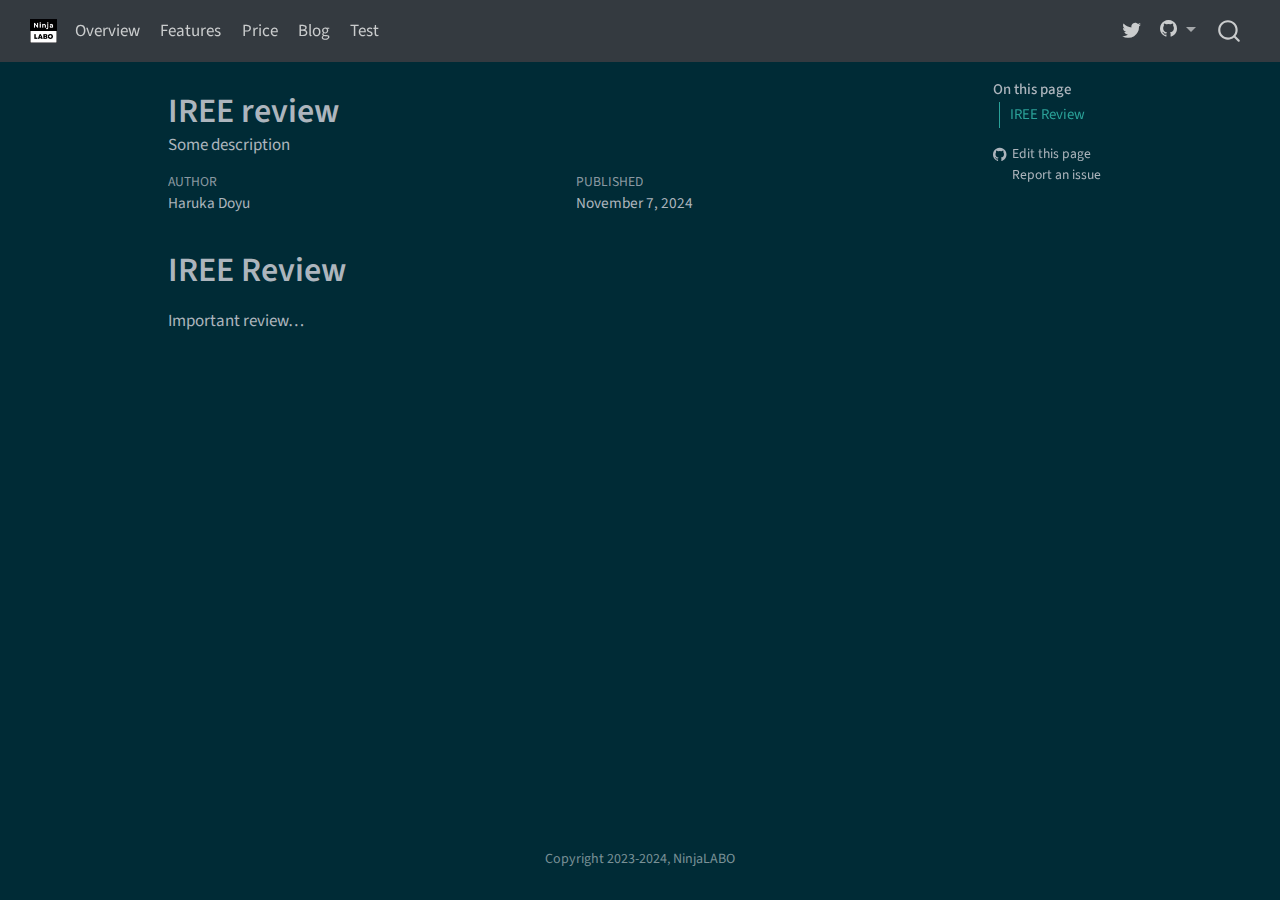
<file: blogs/iree.html>
<!DOCTYPE html>
<html xmlns="http://www.w3.org/1999/xhtml" lang="en" xml:lang="en"><head>

<meta charset="utf-8">
<meta name="generator" content="quarto-1.5.56">

<meta name="viewport" content="width=device-width, initial-scale=1.0, user-scalable=yes">

<meta name="author" content="Haruka Doyu">
<meta name="dcterms.date" content="2024-11-07">
<meta name="description" content="Some description">

<title>IREE review – NinjaLABO</title>
<style>
code{white-space: pre-wrap;}
span.smallcaps{font-variant: small-caps;}
div.columns{display: flex; gap: min(4vw, 1.5em);}
div.column{flex: auto; overflow-x: auto;}
div.hanging-indent{margin-left: 1.5em; text-indent: -1.5em;}
ul.task-list{list-style: none;}
ul.task-list li input[type="checkbox"] {
  width: 0.8em;
  margin: 0 0.8em 0.2em -1em; /* quarto-specific, see https://github.com/quarto-dev/quarto-cli/issues/4556 */ 
  vertical-align: middle;
}
</style>


<script src="../site_libs/quarto-nav/quarto-nav.js"></script>
<script src="../site_libs/quarto-nav/headroom.min.js"></script>
<script src="../site_libs/clipboard/clipboard.min.js"></script>
<script src="../site_libs/quarto-search/autocomplete.umd.js"></script>
<script src="../site_libs/quarto-search/fuse.min.js"></script>
<script src="../site_libs/quarto-search/quarto-search.js"></script>
<meta name="quarto:offset" content="../">
<link href="../images/favicon.png" rel="icon" type="image/png">
<script src="../site_libs/quarto-html/quarto.js"></script>
<script src="../site_libs/quarto-html/popper.min.js"></script>
<script src="../site_libs/quarto-html/tippy.umd.min.js"></script>
<script src="../site_libs/quarto-html/anchor.min.js"></script>
<link href="../site_libs/quarto-html/tippy.css" rel="stylesheet">
<link href="../site_libs/quarto-html/quarto-syntax-highlighting-dark.css" rel="stylesheet" id="quarto-text-highlighting-styles">
<script src="../site_libs/bootstrap/bootstrap.min.js"></script>
<link href="../site_libs/bootstrap/bootstrap-icons.css" rel="stylesheet">
<link href="../site_libs/bootstrap/bootstrap.min.css" rel="stylesheet" id="quarto-bootstrap" data-mode="dark">
<script id="quarto-search-options" type="application/json">{
  "location": "navbar",
  "copy-button": false,
  "collapse-after": 3,
  "panel-placement": "end",
  "type": "overlay",
  "limit": 50,
  "keyboard-shortcut": [
    "f",
    "/",
    "s"
  ],
  "show-item-context": false,
  "language": {
    "search-no-results-text": "No results",
    "search-matching-documents-text": "matching documents",
    "search-copy-link-title": "Copy link to search",
    "search-hide-matches-text": "Hide additional matches",
    "search-more-match-text": "more match in this document",
    "search-more-matches-text": "more matches in this document",
    "search-clear-button-title": "Clear",
    "search-text-placeholder": "",
    "search-detached-cancel-button-title": "Cancel",
    "search-submit-button-title": "Submit",
    "search-label": "Search"
  }
}</script>


<link rel="stylesheet" href="../styles.css">
<meta name="twitter:title" content="IREE review – NinjaLABO">
<meta name="twitter:description" content="Some description">
<meta name="twitter:image" content="https://ninjalabo.github.io/blogs/images/logo.png">
<meta name="twitter:card" content="summary_large_image">
</head>

<body class="nav-fixed">

<div id="quarto-search-results"></div>
  <header id="quarto-header" class="headroom fixed-top">
    <nav class="navbar navbar-expand-lg " data-bs-theme="dark">
      <div class="navbar-container container-fluid">
      <div class="navbar-brand-container mx-auto">
    <a href="../index.html" class="navbar-brand navbar-brand-logo">
    <img src="../images/favicon.png" alt="NinjaLABO log." class="navbar-logo">
    </a>
  </div>
            <div id="quarto-search" class="" title="Search"></div>
          <button class="navbar-toggler" type="button" data-bs-toggle="collapse" data-bs-target="#navbarCollapse" aria-controls="navbarCollapse" role="menu" aria-expanded="false" aria-label="Toggle navigation" onclick="if (window.quartoToggleHeadroom) { window.quartoToggleHeadroom(); }">
  <span class="navbar-toggler-icon"></span>
</button>
          <div class="collapse navbar-collapse" id="navbarCollapse">
            <ul class="navbar-nav navbar-nav-scroll me-auto">
  <li class="nav-item">
    <a class="nav-link" href="../index.html"> 
<span class="menu-text">Overview</span></a>
  </li>  
  <li class="nav-item">
    <a class="nav-link" href="../features.html"> 
<span class="menu-text">Features</span></a>
  </li>  
  <li class="nav-item">
    <a class="nav-link" href="../price.html"> 
<span class="menu-text">Price</span></a>
  </li>  
  <li class="nav-item">
    <a class="nav-link" href="../blog.html"> 
<span class="menu-text">Blog</span></a>
  </li>  
  <li class="nav-item">
    <a class="nav-link" href="../hello.html"> 
<span class="menu-text">Test</span></a>
  </li>  
</ul>
            <ul class="navbar-nav navbar-nav-scroll ms-auto">
  <li class="nav-item compact">
    <a class="nav-link" href="https://twitter.com/ninjalabo"> <i class="bi bi-twitter" role="img">
</i> 
<span class="menu-text"></span></a>
  </li>  
  <li class="nav-item dropdown ">
    <a class="nav-link dropdown-toggle" href="#" id="nav-menu-bi-github" role="link" data-bs-toggle="dropdown" aria-expanded="false">
      <i class="bi bi-github" role="img">
</i> 
 <span class="menu-text"></span>
    </a>
    <ul class="dropdown-menu dropdown-menu-end" aria-labelledby="nav-menu-bi-github">    
        <li>
    <a class="dropdown-item" href="https://github.com/ninjalabo/ninjalabo.github.io">
 <span class="dropdown-text">Source Code</span></a>
  </li>  
        <li>
    <a class="dropdown-item" href="https://github.com/ninjalabo/ninjalabo.github.io/issues">
 <span class="dropdown-text">Report a Bug</span></a>
  </li>  
    </ul>
  </li>
</ul>
          </div> <!-- /navcollapse -->
            <div class="quarto-navbar-tools">
</div>
      </div> <!-- /container-fluid -->
    </nav>
</header>
<!-- content -->
<div id="quarto-content" class="quarto-container page-columns page-rows-contents page-layout-article page-navbar">
<!-- sidebar -->
<!-- margin-sidebar -->
    <div id="quarto-margin-sidebar" class="sidebar margin-sidebar">
        <nav id="TOC" role="doc-toc" class="toc-active">
    <h2 id="toc-title">On this page</h2>
   
  <ul>
  <li><a href="#iree-review" id="toc-iree-review" class="nav-link active" data-scroll-target="#iree-review">IREE Review</a></li>
  </ul>
<div class="toc-actions"><ul><li><a href="https://github.com/ninjalabo/ninjalabo.github.io/edit/main/blogs/iree.qmd" class="toc-action"><i class="bi bi-github"></i>Edit this page</a></li><li><a href="https://github.com/ninjalabo/ninjalabo.github.io/issues/new" class="toc-action"><i class="bi empty"></i>Report an issue</a></li></ul></div></nav>
    </div>
<!-- main -->
<main class="content" id="quarto-document-content">

<header id="title-block-header" class="quarto-title-block default">
<div class="quarto-title">
<h1 class="title">IREE review</h1>
</div>

<div>
  <div class="description">
    Some description
  </div>
</div>


<div class="quarto-title-meta">

    <div>
    <div class="quarto-title-meta-heading">Author</div>
    <div class="quarto-title-meta-contents">
             <p>Haruka Doyu </p>
          </div>
  </div>
    
    <div>
    <div class="quarto-title-meta-heading">Published</div>
    <div class="quarto-title-meta-contents">
      <p class="date">November 7, 2024</p>
    </div>
  </div>
  
    
  </div>
  


</header>


<section id="iree-review" class="level1">
<h1>IREE Review</h1>
<p>Important review…</p>


</section>

</main> <!-- /main -->
<script id="quarto-html-after-body" type="application/javascript">
window.document.addEventListener("DOMContentLoaded", function (event) {
  const toggleBodyColorMode = (bsSheetEl) => {
    const mode = bsSheetEl.getAttribute("data-mode");
    const bodyEl = window.document.querySelector("body");
    if (mode === "dark") {
      bodyEl.classList.add("quarto-dark");
      bodyEl.classList.remove("quarto-light");
    } else {
      bodyEl.classList.add("quarto-light");
      bodyEl.classList.remove("quarto-dark");
    }
  }
  const toggleBodyColorPrimary = () => {
    const bsSheetEl = window.document.querySelector("link#quarto-bootstrap");
    if (bsSheetEl) {
      toggleBodyColorMode(bsSheetEl);
    }
  }
  toggleBodyColorPrimary();  
  const icon = "";
  const anchorJS = new window.AnchorJS();
  anchorJS.options = {
    placement: 'right',
    icon: icon
  };
  anchorJS.add('.anchored');
  const isCodeAnnotation = (el) => {
    for (const clz of el.classList) {
      if (clz.startsWith('code-annotation-')) {                     
        return true;
      }
    }
    return false;
  }
  const onCopySuccess = function(e) {
    // button target
    const button = e.trigger;
    // don't keep focus
    button.blur();
    // flash "checked"
    button.classList.add('code-copy-button-checked');
    var currentTitle = button.getAttribute("title");
    button.setAttribute("title", "Copied!");
    let tooltip;
    if (window.bootstrap) {
      button.setAttribute("data-bs-toggle", "tooltip");
      button.setAttribute("data-bs-placement", "left");
      button.setAttribute("data-bs-title", "Copied!");
      tooltip = new bootstrap.Tooltip(button, 
        { trigger: "manual", 
          customClass: "code-copy-button-tooltip",
          offset: [0, -8]});
      tooltip.show();    
    }
    setTimeout(function() {
      if (tooltip) {
        tooltip.hide();
        button.removeAttribute("data-bs-title");
        button.removeAttribute("data-bs-toggle");
        button.removeAttribute("data-bs-placement");
      }
      button.setAttribute("title", currentTitle);
      button.classList.remove('code-copy-button-checked');
    }, 1000);
    // clear code selection
    e.clearSelection();
  }
  const getTextToCopy = function(trigger) {
      const codeEl = trigger.previousElementSibling.cloneNode(true);
      for (const childEl of codeEl.children) {
        if (isCodeAnnotation(childEl)) {
          childEl.remove();
        }
      }
      return codeEl.innerText;
  }
  const clipboard = new window.ClipboardJS('.code-copy-button:not([data-in-quarto-modal])', {
    text: getTextToCopy
  });
  clipboard.on('success', onCopySuccess);
  if (window.document.getElementById('quarto-embedded-source-code-modal')) {
    // For code content inside modals, clipBoardJS needs to be initialized with a container option
    // TODO: Check when it could be a function (https://github.com/zenorocha/clipboard.js/issues/860)
    const clipboardModal = new window.ClipboardJS('.code-copy-button[data-in-quarto-modal]', {
      text: getTextToCopy,
      container: window.document.getElementById('quarto-embedded-source-code-modal')
    });
    clipboardModal.on('success', onCopySuccess);
  }
    var localhostRegex = new RegExp(/^(?:http|https):\/\/localhost\:?[0-9]*\//);
    var mailtoRegex = new RegExp(/^mailto:/);
      var filterRegex = new RegExp("https:\/\/ninjalabo\.github\.io\/");
    var isInternal = (href) => {
        return filterRegex.test(href) || localhostRegex.test(href) || mailtoRegex.test(href);
    }
    // Inspect non-navigation links and adorn them if external
 	var links = window.document.querySelectorAll('a[href]:not(.nav-link):not(.navbar-brand):not(.toc-action):not(.sidebar-link):not(.sidebar-item-toggle):not(.pagination-link):not(.no-external):not([aria-hidden]):not(.dropdown-item):not(.quarto-navigation-tool):not(.about-link)');
    for (var i=0; i<links.length; i++) {
      const link = links[i];
      if (!isInternal(link.href)) {
        // undo the damage that might have been done by quarto-nav.js in the case of
        // links that we want to consider external
        if (link.dataset.originalHref !== undefined) {
          link.href = link.dataset.originalHref;
        }
      }
    }
  function tippyHover(el, contentFn, onTriggerFn, onUntriggerFn) {
    const config = {
      allowHTML: true,
      maxWidth: 500,
      delay: 100,
      arrow: false,
      appendTo: function(el) {
          return el.parentElement;
      },
      interactive: true,
      interactiveBorder: 10,
      theme: 'quarto',
      placement: 'bottom-start',
    };
    if (contentFn) {
      config.content = contentFn;
    }
    if (onTriggerFn) {
      config.onTrigger = onTriggerFn;
    }
    if (onUntriggerFn) {
      config.onUntrigger = onUntriggerFn;
    }
    window.tippy(el, config); 
  }
  const noterefs = window.document.querySelectorAll('a[role="doc-noteref"]');
  for (var i=0; i<noterefs.length; i++) {
    const ref = noterefs[i];
    tippyHover(ref, function() {
      // use id or data attribute instead here
      let href = ref.getAttribute('data-footnote-href') || ref.getAttribute('href');
      try { href = new URL(href).hash; } catch {}
      const id = href.replace(/^#\/?/, "");
      const note = window.document.getElementById(id);
      if (note) {
        return note.innerHTML;
      } else {
        return "";
      }
    });
  }
  const xrefs = window.document.querySelectorAll('a.quarto-xref');
  const processXRef = (id, note) => {
    // Strip column container classes
    const stripColumnClz = (el) => {
      el.classList.remove("page-full", "page-columns");
      if (el.children) {
        for (const child of el.children) {
          stripColumnClz(child);
        }
      }
    }
    stripColumnClz(note)
    if (id === null || id.startsWith('sec-')) {
      // Special case sections, only their first couple elements
      const container = document.createElement("div");
      if (note.children && note.children.length > 2) {
        container.appendChild(note.children[0].cloneNode(true));
        for (let i = 1; i < note.children.length; i++) {
          const child = note.children[i];
          if (child.tagName === "P" && child.innerText === "") {
            continue;
          } else {
            container.appendChild(child.cloneNode(true));
            break;
          }
        }
        if (window.Quarto?.typesetMath) {
          window.Quarto.typesetMath(container);
        }
        return container.innerHTML
      } else {
        if (window.Quarto?.typesetMath) {
          window.Quarto.typesetMath(note);
        }
        return note.innerHTML;
      }
    } else {
      // Remove any anchor links if they are present
      const anchorLink = note.querySelector('a.anchorjs-link');
      if (anchorLink) {
        anchorLink.remove();
      }
      if (window.Quarto?.typesetMath) {
        window.Quarto.typesetMath(note);
      }
      // TODO in 1.5, we should make sure this works without a callout special case
      if (note.classList.contains("callout")) {
        return note.outerHTML;
      } else {
        return note.innerHTML;
      }
    }
  }
  for (var i=0; i<xrefs.length; i++) {
    const xref = xrefs[i];
    tippyHover(xref, undefined, function(instance) {
      instance.disable();
      let url = xref.getAttribute('href');
      let hash = undefined; 
      if (url.startsWith('#')) {
        hash = url;
      } else {
        try { hash = new URL(url).hash; } catch {}
      }
      if (hash) {
        const id = hash.replace(/^#\/?/, "");
        const note = window.document.getElementById(id);
        if (note !== null) {
          try {
            const html = processXRef(id, note.cloneNode(true));
            instance.setContent(html);
          } finally {
            instance.enable();
            instance.show();
          }
        } else {
          // See if we can fetch this
          fetch(url.split('#')[0])
          .then(res => res.text())
          .then(html => {
            const parser = new DOMParser();
            const htmlDoc = parser.parseFromString(html, "text/html");
            const note = htmlDoc.getElementById(id);
            if (note !== null) {
              const html = processXRef(id, note);
              instance.setContent(html);
            } 
          }).finally(() => {
            instance.enable();
            instance.show();
          });
        }
      } else {
        // See if we can fetch a full url (with no hash to target)
        // This is a special case and we should probably do some content thinning / targeting
        fetch(url)
        .then(res => res.text())
        .then(html => {
          const parser = new DOMParser();
          const htmlDoc = parser.parseFromString(html, "text/html");
          const note = htmlDoc.querySelector('main.content');
          if (note !== null) {
            // This should only happen for chapter cross references
            // (since there is no id in the URL)
            // remove the first header
            if (note.children.length > 0 && note.children[0].tagName === "HEADER") {
              note.children[0].remove();
            }
            const html = processXRef(null, note);
            instance.setContent(html);
          } 
        }).finally(() => {
          instance.enable();
          instance.show();
        });
      }
    }, function(instance) {
    });
  }
      let selectedAnnoteEl;
      const selectorForAnnotation = ( cell, annotation) => {
        let cellAttr = 'data-code-cell="' + cell + '"';
        let lineAttr = 'data-code-annotation="' +  annotation + '"';
        const selector = 'span[' + cellAttr + '][' + lineAttr + ']';
        return selector;
      }
      const selectCodeLines = (annoteEl) => {
        const doc = window.document;
        const targetCell = annoteEl.getAttribute("data-target-cell");
        const targetAnnotation = annoteEl.getAttribute("data-target-annotation");
        const annoteSpan = window.document.querySelector(selectorForAnnotation(targetCell, targetAnnotation));
        const lines = annoteSpan.getAttribute("data-code-lines").split(",");
        const lineIds = lines.map((line) => {
          return targetCell + "-" + line;
        })
        let top = null;
        let height = null;
        let parent = null;
        if (lineIds.length > 0) {
            //compute the position of the single el (top and bottom and make a div)
            const el = window.document.getElementById(lineIds[0]);
            top = el.offsetTop;
            height = el.offsetHeight;
            parent = el.parentElement.parentElement;
          if (lineIds.length > 1) {
            const lastEl = window.document.getElementById(lineIds[lineIds.length - 1]);
            const bottom = lastEl.offsetTop + lastEl.offsetHeight;
            height = bottom - top;
          }
          if (top !== null && height !== null && parent !== null) {
            // cook up a div (if necessary) and position it 
            let div = window.document.getElementById("code-annotation-line-highlight");
            if (div === null) {
              div = window.document.createElement("div");
              div.setAttribute("id", "code-annotation-line-highlight");
              div.style.position = 'absolute';
              parent.appendChild(div);
            }
            div.style.top = top - 2 + "px";
            div.style.height = height + 4 + "px";
            div.style.left = 0;
            let gutterDiv = window.document.getElementById("code-annotation-line-highlight-gutter");
            if (gutterDiv === null) {
              gutterDiv = window.document.createElement("div");
              gutterDiv.setAttribute("id", "code-annotation-line-highlight-gutter");
              gutterDiv.style.position = 'absolute';
              const codeCell = window.document.getElementById(targetCell);
              const gutter = codeCell.querySelector('.code-annotation-gutter');
              gutter.appendChild(gutterDiv);
            }
            gutterDiv.style.top = top - 2 + "px";
            gutterDiv.style.height = height + 4 + "px";
          }
          selectedAnnoteEl = annoteEl;
        }
      };
      const unselectCodeLines = () => {
        const elementsIds = ["code-annotation-line-highlight", "code-annotation-line-highlight-gutter"];
        elementsIds.forEach((elId) => {
          const div = window.document.getElementById(elId);
          if (div) {
            div.remove();
          }
        });
        selectedAnnoteEl = undefined;
      };
        // Handle positioning of the toggle
    window.addEventListener(
      "resize",
      throttle(() => {
        elRect = undefined;
        if (selectedAnnoteEl) {
          selectCodeLines(selectedAnnoteEl);
        }
      }, 10)
    );
    function throttle(fn, ms) {
    let throttle = false;
    let timer;
      return (...args) => {
        if(!throttle) { // first call gets through
            fn.apply(this, args);
            throttle = true;
        } else { // all the others get throttled
            if(timer) clearTimeout(timer); // cancel #2
            timer = setTimeout(() => {
              fn.apply(this, args);
              timer = throttle = false;
            }, ms);
        }
      };
    }
      // Attach click handler to the DT
      const annoteDls = window.document.querySelectorAll('dt[data-target-cell]');
      for (const annoteDlNode of annoteDls) {
        annoteDlNode.addEventListener('click', (event) => {
          const clickedEl = event.target;
          if (clickedEl !== selectedAnnoteEl) {
            unselectCodeLines();
            const activeEl = window.document.querySelector('dt[data-target-cell].code-annotation-active');
            if (activeEl) {
              activeEl.classList.remove('code-annotation-active');
            }
            selectCodeLines(clickedEl);
            clickedEl.classList.add('code-annotation-active');
          } else {
            // Unselect the line
            unselectCodeLines();
            clickedEl.classList.remove('code-annotation-active');
          }
        });
      }
  const findCites = (el) => {
    const parentEl = el.parentElement;
    if (parentEl) {
      const cites = parentEl.dataset.cites;
      if (cites) {
        return {
          el,
          cites: cites.split(' ')
        };
      } else {
        return findCites(el.parentElement)
      }
    } else {
      return undefined;
    }
  };
  var bibliorefs = window.document.querySelectorAll('a[role="doc-biblioref"]');
  for (var i=0; i<bibliorefs.length; i++) {
    const ref = bibliorefs[i];
    const citeInfo = findCites(ref);
    if (citeInfo) {
      tippyHover(citeInfo.el, function() {
        var popup = window.document.createElement('div');
        citeInfo.cites.forEach(function(cite) {
          var citeDiv = window.document.createElement('div');
          citeDiv.classList.add('hanging-indent');
          citeDiv.classList.add('csl-entry');
          var biblioDiv = window.document.getElementById('ref-' + cite);
          if (biblioDiv) {
            citeDiv.innerHTML = biblioDiv.innerHTML;
          }
          popup.appendChild(citeDiv);
        });
        return popup.innerHTML;
      });
    }
  }
});
</script>
</div> <!-- /content -->
<footer class="footer">
  <div class="nav-footer">
    <div class="nav-footer-left">
      &nbsp;
    </div>   
    <div class="nav-footer-center">
<p>Copyright 2023-2024, NinjaLABO</p>
<div class="toc-actions d-sm-block d-md-none"><ul><li><a href="https://github.com/ninjalabo/ninjalabo.github.io/edit/main/blogs/iree.qmd" class="toc-action"><i class="bi bi-github"></i>Edit this page</a></li><li><a href="https://github.com/ninjalabo/ninjalabo.github.io/issues/new" class="toc-action"><i class="bi empty"></i>Report an issue</a></li></ul></div></div>
    <div class="nav-footer-right">
      &nbsp;
    </div>
  </div>
</footer>




</body></html>
</file>
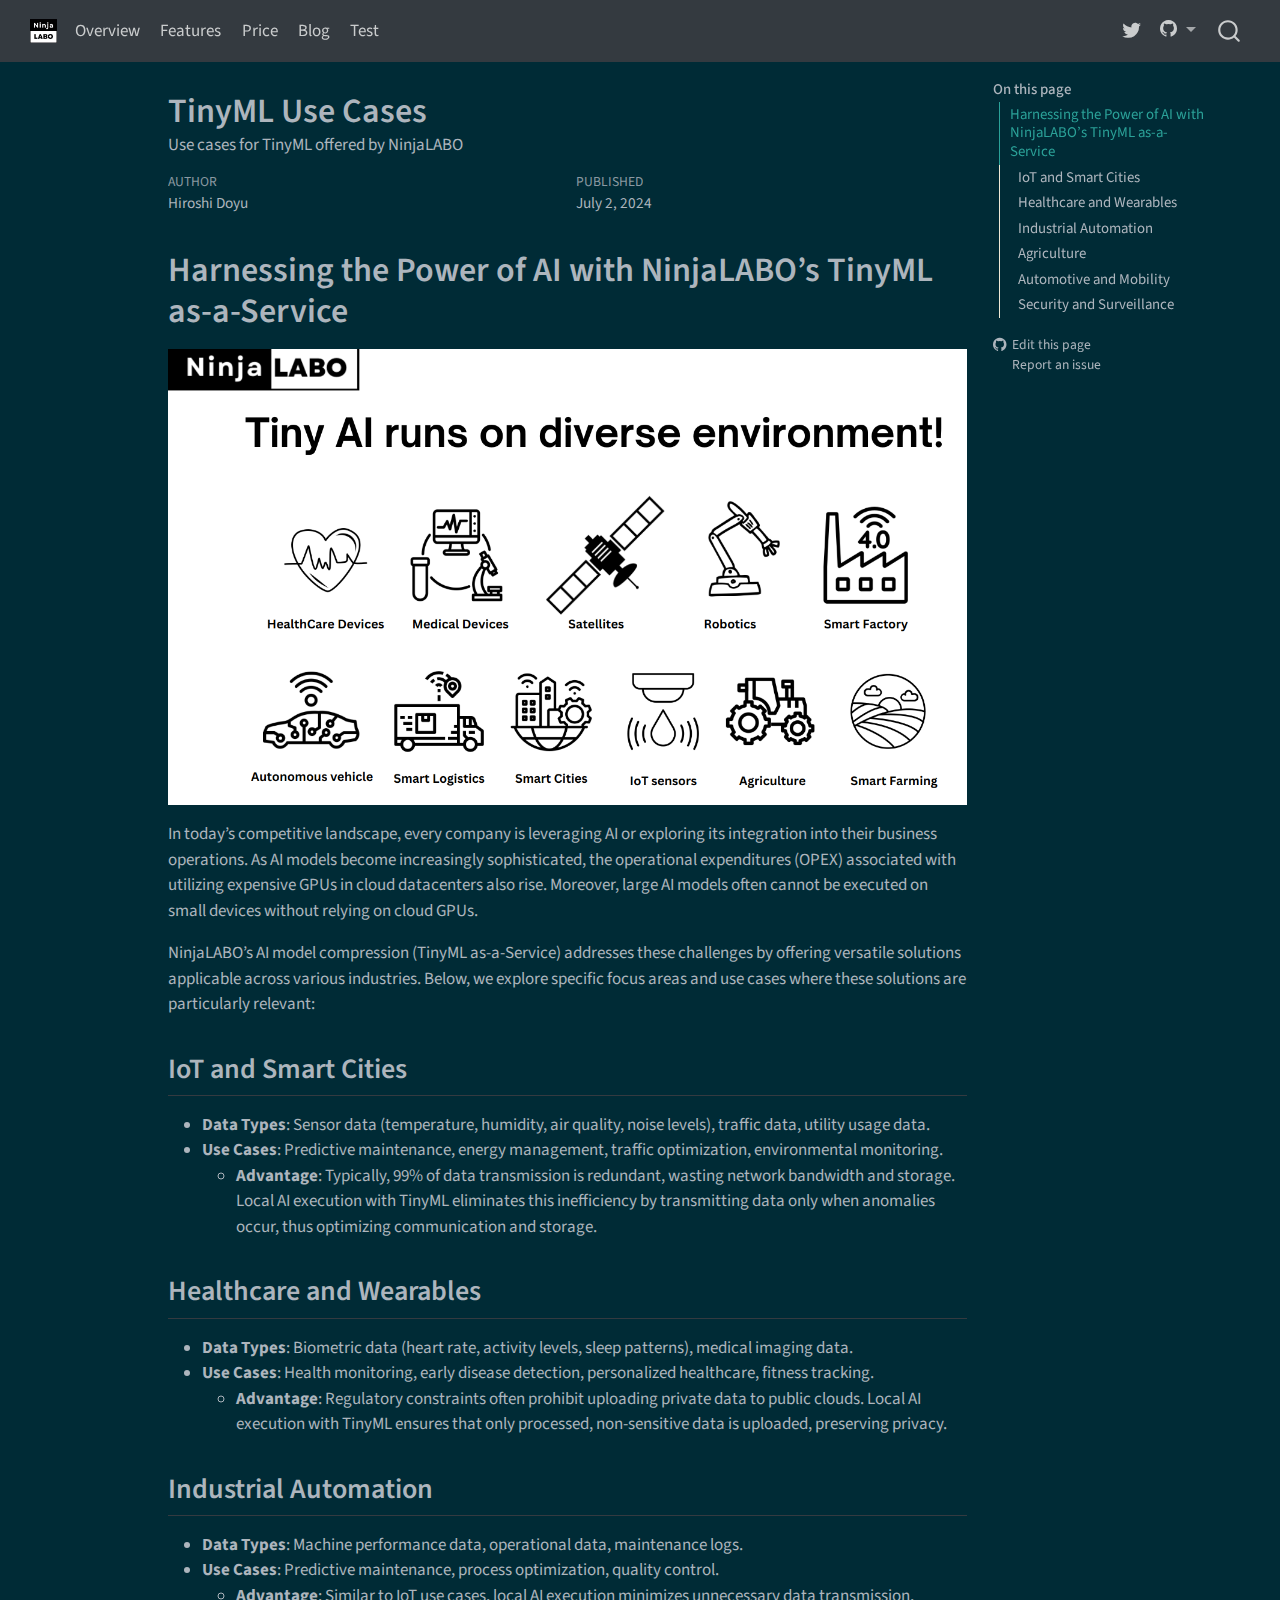
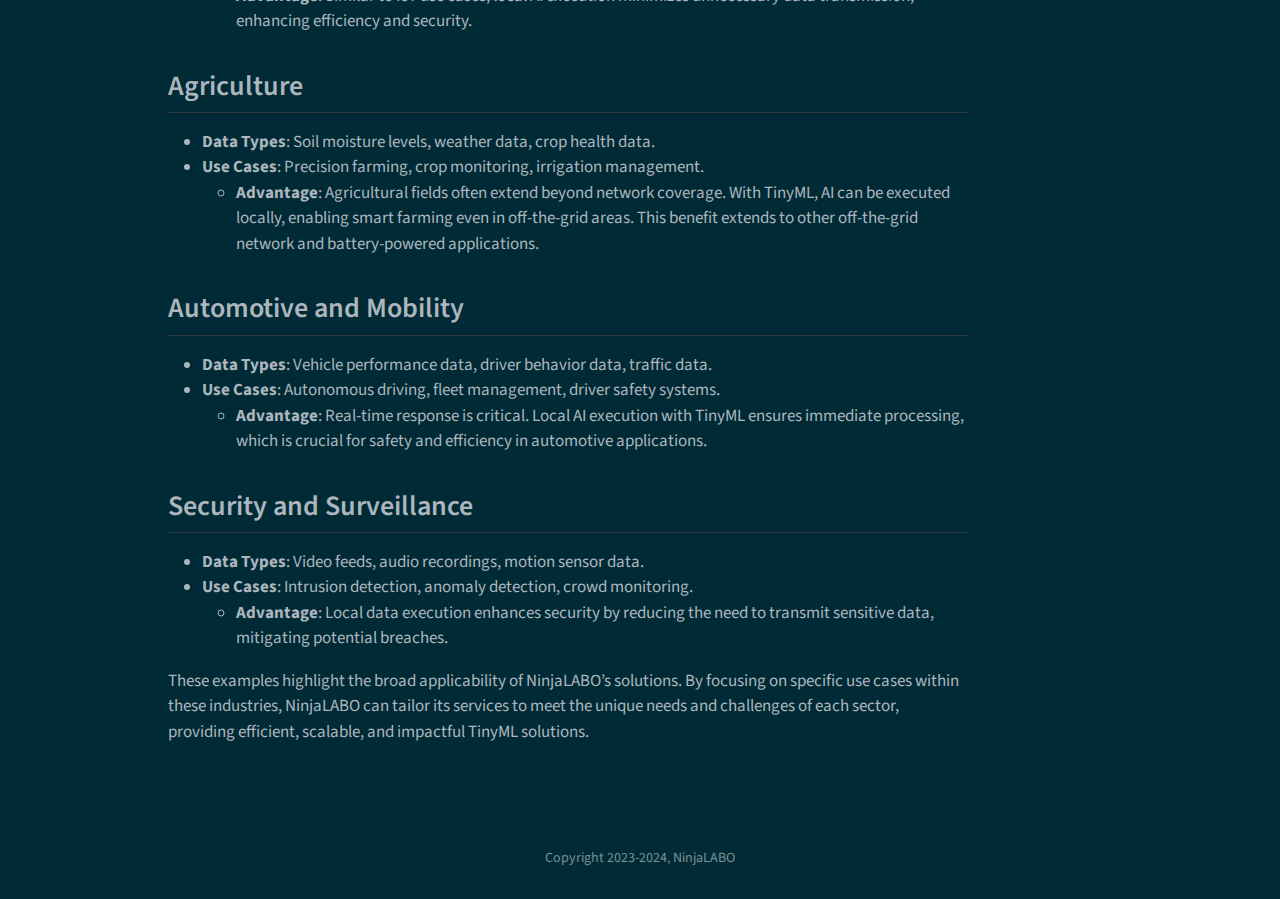
<file: blogs/tinymlusecases.html>
<!DOCTYPE html>
<html xmlns="http://www.w3.org/1999/xhtml" lang="en" xml:lang="en"><head>

<meta charset="utf-8">
<meta name="generator" content="quarto-1.5.56">

<meta name="viewport" content="width=device-width, initial-scale=1.0, user-scalable=yes">

<meta name="author" content="Hiroshi Doyu">
<meta name="dcterms.date" content="2024-07-02">
<meta name="description" content="Use cases for TinyML offered by NinjaLABO">

<title>TinyML Use Cases – NinjaLABO</title>
<style>
code{white-space: pre-wrap;}
span.smallcaps{font-variant: small-caps;}
div.columns{display: flex; gap: min(4vw, 1.5em);}
div.column{flex: auto; overflow-x: auto;}
div.hanging-indent{margin-left: 1.5em; text-indent: -1.5em;}
ul.task-list{list-style: none;}
ul.task-list li input[type="checkbox"] {
  width: 0.8em;
  margin: 0 0.8em 0.2em -1em; /* quarto-specific, see https://github.com/quarto-dev/quarto-cli/issues/4556 */ 
  vertical-align: middle;
}
</style>


<script src="../site_libs/quarto-nav/quarto-nav.js"></script>
<script src="../site_libs/quarto-nav/headroom.min.js"></script>
<script src="../site_libs/clipboard/clipboard.min.js"></script>
<script src="../site_libs/quarto-search/autocomplete.umd.js"></script>
<script src="../site_libs/quarto-search/fuse.min.js"></script>
<script src="../site_libs/quarto-search/quarto-search.js"></script>
<meta name="quarto:offset" content="../">
<link href="../images/favicon.png" rel="icon" type="image/png">
<script src="../site_libs/quarto-html/quarto.js"></script>
<script src="../site_libs/quarto-html/popper.min.js"></script>
<script src="../site_libs/quarto-html/tippy.umd.min.js"></script>
<script src="../site_libs/quarto-html/anchor.min.js"></script>
<link href="../site_libs/quarto-html/tippy.css" rel="stylesheet">
<link href="../site_libs/quarto-html/quarto-syntax-highlighting-dark.css" rel="stylesheet" id="quarto-text-highlighting-styles">
<script src="../site_libs/bootstrap/bootstrap.min.js"></script>
<link href="../site_libs/bootstrap/bootstrap-icons.css" rel="stylesheet">
<link href="../site_libs/bootstrap/bootstrap.min.css" rel="stylesheet" id="quarto-bootstrap" data-mode="dark">
<script id="quarto-search-options" type="application/json">{
  "location": "navbar",
  "copy-button": false,
  "collapse-after": 3,
  "panel-placement": "end",
  "type": "overlay",
  "limit": 50,
  "keyboard-shortcut": [
    "f",
    "/",
    "s"
  ],
  "show-item-context": false,
  "language": {
    "search-no-results-text": "No results",
    "search-matching-documents-text": "matching documents",
    "search-copy-link-title": "Copy link to search",
    "search-hide-matches-text": "Hide additional matches",
    "search-more-match-text": "more match in this document",
    "search-more-matches-text": "more matches in this document",
    "search-clear-button-title": "Clear",
    "search-text-placeholder": "",
    "search-detached-cancel-button-title": "Cancel",
    "search-submit-button-title": "Submit",
    "search-label": "Search"
  }
}</script>


<link rel="stylesheet" href="../styles.css">
<meta name="twitter:title" content="TinyML Use Cases – NinjaLABO">
<meta name="twitter:description" content="Use cases for TinyML offered by NinjaLABO">
<meta name="twitter:image" content="https://ninjalabo.github.io/blogs/images/logo.png">
<meta name="twitter:card" content="summary_large_image">
</head>

<body class="nav-fixed">

<div id="quarto-search-results"></div>
  <header id="quarto-header" class="headroom fixed-top">
    <nav class="navbar navbar-expand-lg " data-bs-theme="dark">
      <div class="navbar-container container-fluid">
      <div class="navbar-brand-container mx-auto">
    <a href="../index.html" class="navbar-brand navbar-brand-logo">
    <img src="../images/favicon.png" alt="NinjaLABO log." class="navbar-logo">
    </a>
  </div>
            <div id="quarto-search" class="" title="Search"></div>
          <button class="navbar-toggler" type="button" data-bs-toggle="collapse" data-bs-target="#navbarCollapse" aria-controls="navbarCollapse" role="menu" aria-expanded="false" aria-label="Toggle navigation" onclick="if (window.quartoToggleHeadroom) { window.quartoToggleHeadroom(); }">
  <span class="navbar-toggler-icon"></span>
</button>
          <div class="collapse navbar-collapse" id="navbarCollapse">
            <ul class="navbar-nav navbar-nav-scroll me-auto">
  <li class="nav-item">
    <a class="nav-link" href="../index.html"> 
<span class="menu-text">Overview</span></a>
  </li>  
  <li class="nav-item">
    <a class="nav-link" href="../features.html"> 
<span class="menu-text">Features</span></a>
  </li>  
  <li class="nav-item">
    <a class="nav-link" href="../price.html"> 
<span class="menu-text">Price</span></a>
  </li>  
  <li class="nav-item">
    <a class="nav-link" href="../blog.html"> 
<span class="menu-text">Blog</span></a>
  </li>  
  <li class="nav-item">
    <a class="nav-link" href="../hello.html"> 
<span class="menu-text">Test</span></a>
  </li>  
</ul>
            <ul class="navbar-nav navbar-nav-scroll ms-auto">
  <li class="nav-item compact">
    <a class="nav-link" href="https://twitter.com/ninjalabo"> <i class="bi bi-twitter" role="img">
</i> 
<span class="menu-text"></span></a>
  </li>  
  <li class="nav-item dropdown ">
    <a class="nav-link dropdown-toggle" href="#" id="nav-menu-bi-github" role="link" data-bs-toggle="dropdown" aria-expanded="false">
      <i class="bi bi-github" role="img">
</i> 
 <span class="menu-text"></span>
    </a>
    <ul class="dropdown-menu dropdown-menu-end" aria-labelledby="nav-menu-bi-github">    
        <li>
    <a class="dropdown-item" href="https://github.com/ninjalabo/ninjalabo.github.io">
 <span class="dropdown-text">Source Code</span></a>
  </li>  
        <li>
    <a class="dropdown-item" href="https://github.com/ninjalabo/ninjalabo.github.io/issues">
 <span class="dropdown-text">Report a Bug</span></a>
  </li>  
    </ul>
  </li>
</ul>
          </div> <!-- /navcollapse -->
            <div class="quarto-navbar-tools">
</div>
      </div> <!-- /container-fluid -->
    </nav>
</header>
<!-- content -->
<div id="quarto-content" class="quarto-container page-columns page-rows-contents page-layout-article page-navbar">
<!-- sidebar -->
<!-- margin-sidebar -->
    <div id="quarto-margin-sidebar" class="sidebar margin-sidebar">
        <nav id="TOC" role="doc-toc" class="toc-active">
    <h2 id="toc-title">On this page</h2>
   
  <ul>
  <li><a href="#harnessing-the-power-of-ai-with-ninjalabos-tinyml-as-a-service" id="toc-harnessing-the-power-of-ai-with-ninjalabos-tinyml-as-a-service" class="nav-link active" data-scroll-target="#harnessing-the-power-of-ai-with-ninjalabos-tinyml-as-a-service">Harnessing the Power of AI with NinjaLABO’s TinyML as-a-Service</a>
  <ul class="collapse">
  <li><a href="#iot-and-smart-cities" id="toc-iot-and-smart-cities" class="nav-link" data-scroll-target="#iot-and-smart-cities">IoT and Smart Cities</a></li>
  <li><a href="#healthcare-and-wearables" id="toc-healthcare-and-wearables" class="nav-link" data-scroll-target="#healthcare-and-wearables">Healthcare and Wearables</a></li>
  <li><a href="#industrial-automation" id="toc-industrial-automation" class="nav-link" data-scroll-target="#industrial-automation">Industrial Automation</a></li>
  <li><a href="#agriculture" id="toc-agriculture" class="nav-link" data-scroll-target="#agriculture">Agriculture</a></li>
  <li><a href="#automotive-and-mobility" id="toc-automotive-and-mobility" class="nav-link" data-scroll-target="#automotive-and-mobility">Automotive and Mobility</a></li>
  <li><a href="#security-and-surveillance" id="toc-security-and-surveillance" class="nav-link" data-scroll-target="#security-and-surveillance">Security and Surveillance</a></li>
  </ul></li>
  </ul>
<div class="toc-actions"><ul><li><a href="https://github.com/ninjalabo/ninjalabo.github.io/edit/main/blogs/tinymlusecases.qmd" class="toc-action"><i class="bi bi-github"></i>Edit this page</a></li><li><a href="https://github.com/ninjalabo/ninjalabo.github.io/issues/new" class="toc-action"><i class="bi empty"></i>Report an issue</a></li></ul></div></nav>
    </div>
<!-- main -->
<main class="content" id="quarto-document-content">

<header id="title-block-header" class="quarto-title-block default">
<div class="quarto-title">
<h1 class="title">TinyML Use Cases</h1>
</div>

<div>
  <div class="description">
    Use cases for TinyML offered by NinjaLABO
  </div>
</div>


<div class="quarto-title-meta">

    <div>
    <div class="quarto-title-meta-heading">Author</div>
    <div class="quarto-title-meta-contents">
             <p>Hiroshi Doyu </p>
          </div>
  </div>
    
    <div>
    <div class="quarto-title-meta-heading">Published</div>
    <div class="quarto-title-meta-contents">
      <p class="date">July 2, 2024</p>
    </div>
  </div>
  
    
  </div>
  


</header>


<section id="harnessing-the-power-of-ai-with-ninjalabos-tinyml-as-a-service" class="level1">
<h1>Harnessing the Power of AI with NinjaLABO’s TinyML as-a-Service</h1>
<p><img src="../images/tinymlusecases.png" class="img-fluid"></p>
<p>In today’s competitive landscape, every company is leveraging AI or exploring its integration into their business operations. As AI models become increasingly sophisticated, the operational expenditures (OPEX) associated with utilizing expensive GPUs in cloud datacenters also rise. Moreover, large AI models often cannot be executed on small devices without relying on cloud GPUs.</p>
<p>NinjaLABO’s AI model compression (TinyML as-a-Service) addresses these challenges by offering versatile solutions applicable across various industries. Below, we explore specific focus areas and use cases where these solutions are particularly relevant:</p>
<section id="iot-and-smart-cities" class="level2">
<h2 class="anchored" data-anchor-id="iot-and-smart-cities">IoT and Smart Cities</h2>
<ul>
<li><strong>Data Types</strong>: Sensor data (temperature, humidity, air quality, noise levels), traffic data, utility usage data.</li>
<li><strong>Use Cases</strong>: Predictive maintenance, energy management, traffic optimization, environmental monitoring.
<ul>
<li><strong>Advantage</strong>: Typically, 99% of data transmission is redundant, wasting network bandwidth and storage. Local AI execution with TinyML eliminates this inefficiency by transmitting data only when anomalies occur, thus optimizing communication and storage.</li>
</ul></li>
</ul>
</section>
<section id="healthcare-and-wearables" class="level2">
<h2 class="anchored" data-anchor-id="healthcare-and-wearables">Healthcare and Wearables</h2>
<ul>
<li><strong>Data Types</strong>: Biometric data (heart rate, activity levels, sleep patterns), medical imaging data.</li>
<li><strong>Use Cases</strong>: Health monitoring, early disease detection, personalized healthcare, fitness tracking.
<ul>
<li><strong>Advantage</strong>: Regulatory constraints often prohibit uploading private data to public clouds. Local AI execution with TinyML ensures that only processed, non-sensitive data is uploaded, preserving privacy.</li>
</ul></li>
</ul>
</section>
<section id="industrial-automation" class="level2">
<h2 class="anchored" data-anchor-id="industrial-automation">Industrial Automation</h2>
<ul>
<li><strong>Data Types</strong>: Machine performance data, operational data, maintenance logs.</li>
<li><strong>Use Cases</strong>: Predictive maintenance, process optimization, quality control.
<ul>
<li><strong>Advantage</strong>: Similar to IoT use cases, local AI execution minimizes unnecessary data transmission, enhancing efficiency and security.</li>
</ul></li>
</ul>
</section>
<section id="agriculture" class="level2">
<h2 class="anchored" data-anchor-id="agriculture">Agriculture</h2>
<ul>
<li><strong>Data Types</strong>: Soil moisture levels, weather data, crop health data.</li>
<li><strong>Use Cases</strong>: Precision farming, crop monitoring, irrigation management.
<ul>
<li><strong>Advantage</strong>: Agricultural fields often extend beyond network coverage. With TinyML, AI can be executed locally, enabling smart farming even in off-the-grid areas. This benefit extends to other off-the-grid network and battery-powered applications.</li>
</ul></li>
</ul>
</section>
<section id="automotive-and-mobility" class="level2">
<h2 class="anchored" data-anchor-id="automotive-and-mobility">Automotive and Mobility</h2>
<ul>
<li><strong>Data Types</strong>: Vehicle performance data, driver behavior data, traffic data.</li>
<li><strong>Use Cases</strong>: Autonomous driving, fleet management, driver safety systems.
<ul>
<li><strong>Advantage</strong>: Real-time response is critical. Local AI execution with TinyML ensures immediate processing, which is crucial for safety and efficiency in automotive applications.</li>
</ul></li>
</ul>
</section>
<section id="security-and-surveillance" class="level2">
<h2 class="anchored" data-anchor-id="security-and-surveillance">Security and Surveillance</h2>
<ul>
<li><strong>Data Types</strong>: Video feeds, audio recordings, motion sensor data.</li>
<li><strong>Use Cases</strong>: Intrusion detection, anomaly detection, crowd monitoring.
<ul>
<li><strong>Advantage</strong>: Local data execution enhances security by reducing the need to transmit sensitive data, mitigating potential breaches.</li>
</ul></li>
</ul>
<p>These examples highlight the broad applicability of NinjaLABO’s solutions. By focusing on specific use cases within these industries, NinjaLABO can tailor its services to meet the unique needs and challenges of each sector, providing efficient, scalable, and impactful TinyML solutions.</p>


</section>
</section>

</main> <!-- /main -->
<script id="quarto-html-after-body" type="application/javascript">
window.document.addEventListener("DOMContentLoaded", function (event) {
  const toggleBodyColorMode = (bsSheetEl) => {
    const mode = bsSheetEl.getAttribute("data-mode");
    const bodyEl = window.document.querySelector("body");
    if (mode === "dark") {
      bodyEl.classList.add("quarto-dark");
      bodyEl.classList.remove("quarto-light");
    } else {
      bodyEl.classList.add("quarto-light");
      bodyEl.classList.remove("quarto-dark");
    }
  }
  const toggleBodyColorPrimary = () => {
    const bsSheetEl = window.document.querySelector("link#quarto-bootstrap");
    if (bsSheetEl) {
      toggleBodyColorMode(bsSheetEl);
    }
  }
  toggleBodyColorPrimary();  
  const icon = "";
  const anchorJS = new window.AnchorJS();
  anchorJS.options = {
    placement: 'right',
    icon: icon
  };
  anchorJS.add('.anchored');
  const isCodeAnnotation = (el) => {
    for (const clz of el.classList) {
      if (clz.startsWith('code-annotation-')) {                     
        return true;
      }
    }
    return false;
  }
  const onCopySuccess = function(e) {
    // button target
    const button = e.trigger;
    // don't keep focus
    button.blur();
    // flash "checked"
    button.classList.add('code-copy-button-checked');
    var currentTitle = button.getAttribute("title");
    button.setAttribute("title", "Copied!");
    let tooltip;
    if (window.bootstrap) {
      button.setAttribute("data-bs-toggle", "tooltip");
      button.setAttribute("data-bs-placement", "left");
      button.setAttribute("data-bs-title", "Copied!");
      tooltip = new bootstrap.Tooltip(button, 
        { trigger: "manual", 
          customClass: "code-copy-button-tooltip",
          offset: [0, -8]});
      tooltip.show();    
    }
    setTimeout(function() {
      if (tooltip) {
        tooltip.hide();
        button.removeAttribute("data-bs-title");
        button.removeAttribute("data-bs-toggle");
        button.removeAttribute("data-bs-placement");
      }
      button.setAttribute("title", currentTitle);
      button.classList.remove('code-copy-button-checked');
    }, 1000);
    // clear code selection
    e.clearSelection();
  }
  const getTextToCopy = function(trigger) {
      const codeEl = trigger.previousElementSibling.cloneNode(true);
      for (const childEl of codeEl.children) {
        if (isCodeAnnotation(childEl)) {
          childEl.remove();
        }
      }
      return codeEl.innerText;
  }
  const clipboard = new window.ClipboardJS('.code-copy-button:not([data-in-quarto-modal])', {
    text: getTextToCopy
  });
  clipboard.on('success', onCopySuccess);
  if (window.document.getElementById('quarto-embedded-source-code-modal')) {
    // For code content inside modals, clipBoardJS needs to be initialized with a container option
    // TODO: Check when it could be a function (https://github.com/zenorocha/clipboard.js/issues/860)
    const clipboardModal = new window.ClipboardJS('.code-copy-button[data-in-quarto-modal]', {
      text: getTextToCopy,
      container: window.document.getElementById('quarto-embedded-source-code-modal')
    });
    clipboardModal.on('success', onCopySuccess);
  }
    var localhostRegex = new RegExp(/^(?:http|https):\/\/localhost\:?[0-9]*\//);
    var mailtoRegex = new RegExp(/^mailto:/);
      var filterRegex = new RegExp("https:\/\/ninjalabo\.github\.io\/");
    var isInternal = (href) => {
        return filterRegex.test(href) || localhostRegex.test(href) || mailtoRegex.test(href);
    }
    // Inspect non-navigation links and adorn them if external
 	var links = window.document.querySelectorAll('a[href]:not(.nav-link):not(.navbar-brand):not(.toc-action):not(.sidebar-link):not(.sidebar-item-toggle):not(.pagination-link):not(.no-external):not([aria-hidden]):not(.dropdown-item):not(.quarto-navigation-tool):not(.about-link)');
    for (var i=0; i<links.length; i++) {
      const link = links[i];
      if (!isInternal(link.href)) {
        // undo the damage that might have been done by quarto-nav.js in the case of
        // links that we want to consider external
        if (link.dataset.originalHref !== undefined) {
          link.href = link.dataset.originalHref;
        }
      }
    }
  function tippyHover(el, contentFn, onTriggerFn, onUntriggerFn) {
    const config = {
      allowHTML: true,
      maxWidth: 500,
      delay: 100,
      arrow: false,
      appendTo: function(el) {
          return el.parentElement;
      },
      interactive: true,
      interactiveBorder: 10,
      theme: 'quarto',
      placement: 'bottom-start',
    };
    if (contentFn) {
      config.content = contentFn;
    }
    if (onTriggerFn) {
      config.onTrigger = onTriggerFn;
    }
    if (onUntriggerFn) {
      config.onUntrigger = onUntriggerFn;
    }
    window.tippy(el, config); 
  }
  const noterefs = window.document.querySelectorAll('a[role="doc-noteref"]');
  for (var i=0; i<noterefs.length; i++) {
    const ref = noterefs[i];
    tippyHover(ref, function() {
      // use id or data attribute instead here
      let href = ref.getAttribute('data-footnote-href') || ref.getAttribute('href');
      try { href = new URL(href).hash; } catch {}
      const id = href.replace(/^#\/?/, "");
      const note = window.document.getElementById(id);
      if (note) {
        return note.innerHTML;
      } else {
        return "";
      }
    });
  }
  const xrefs = window.document.querySelectorAll('a.quarto-xref');
  const processXRef = (id, note) => {
    // Strip column container classes
    const stripColumnClz = (el) => {
      el.classList.remove("page-full", "page-columns");
      if (el.children) {
        for (const child of el.children) {
          stripColumnClz(child);
        }
      }
    }
    stripColumnClz(note)
    if (id === null || id.startsWith('sec-')) {
      // Special case sections, only their first couple elements
      const container = document.createElement("div");
      if (note.children && note.children.length > 2) {
        container.appendChild(note.children[0].cloneNode(true));
        for (let i = 1; i < note.children.length; i++) {
          const child = note.children[i];
          if (child.tagName === "P" && child.innerText === "") {
            continue;
          } else {
            container.appendChild(child.cloneNode(true));
            break;
          }
        }
        if (window.Quarto?.typesetMath) {
          window.Quarto.typesetMath(container);
        }
        return container.innerHTML
      } else {
        if (window.Quarto?.typesetMath) {
          window.Quarto.typesetMath(note);
        }
        return note.innerHTML;
      }
    } else {
      // Remove any anchor links if they are present
      const anchorLink = note.querySelector('a.anchorjs-link');
      if (anchorLink) {
        anchorLink.remove();
      }
      if (window.Quarto?.typesetMath) {
        window.Quarto.typesetMath(note);
      }
      // TODO in 1.5, we should make sure this works without a callout special case
      if (note.classList.contains("callout")) {
        return note.outerHTML;
      } else {
        return note.innerHTML;
      }
    }
  }
  for (var i=0; i<xrefs.length; i++) {
    const xref = xrefs[i];
    tippyHover(xref, undefined, function(instance) {
      instance.disable();
      let url = xref.getAttribute('href');
      let hash = undefined; 
      if (url.startsWith('#')) {
        hash = url;
      } else {
        try { hash = new URL(url).hash; } catch {}
      }
      if (hash) {
        const id = hash.replace(/^#\/?/, "");
        const note = window.document.getElementById(id);
        if (note !== null) {
          try {
            const html = processXRef(id, note.cloneNode(true));
            instance.setContent(html);
          } finally {
            instance.enable();
            instance.show();
          }
        } else {
          // See if we can fetch this
          fetch(url.split('#')[0])
          .then(res => res.text())
          .then(html => {
            const parser = new DOMParser();
            const htmlDoc = parser.parseFromString(html, "text/html");
            const note = htmlDoc.getElementById(id);
            if (note !== null) {
              const html = processXRef(id, note);
              instance.setContent(html);
            } 
          }).finally(() => {
            instance.enable();
            instance.show();
          });
        }
      } else {
        // See if we can fetch a full url (with no hash to target)
        // This is a special case and we should probably do some content thinning / targeting
        fetch(url)
        .then(res => res.text())
        .then(html => {
          const parser = new DOMParser();
          const htmlDoc = parser.parseFromString(html, "text/html");
          const note = htmlDoc.querySelector('main.content');
          if (note !== null) {
            // This should only happen for chapter cross references
            // (since there is no id in the URL)
            // remove the first header
            if (note.children.length > 0 && note.children[0].tagName === "HEADER") {
              note.children[0].remove();
            }
            const html = processXRef(null, note);
            instance.setContent(html);
          } 
        }).finally(() => {
          instance.enable();
          instance.show();
        });
      }
    }, function(instance) {
    });
  }
      let selectedAnnoteEl;
      const selectorForAnnotation = ( cell, annotation) => {
        let cellAttr = 'data-code-cell="' + cell + '"';
        let lineAttr = 'data-code-annotation="' +  annotation + '"';
        const selector = 'span[' + cellAttr + '][' + lineAttr + ']';
        return selector;
      }
      const selectCodeLines = (annoteEl) => {
        const doc = window.document;
        const targetCell = annoteEl.getAttribute("data-target-cell");
        const targetAnnotation = annoteEl.getAttribute("data-target-annotation");
        const annoteSpan = window.document.querySelector(selectorForAnnotation(targetCell, targetAnnotation));
        const lines = annoteSpan.getAttribute("data-code-lines").split(",");
        const lineIds = lines.map((line) => {
          return targetCell + "-" + line;
        })
        let top = null;
        let height = null;
        let parent = null;
        if (lineIds.length > 0) {
            //compute the position of the single el (top and bottom and make a div)
            const el = window.document.getElementById(lineIds[0]);
            top = el.offsetTop;
            height = el.offsetHeight;
            parent = el.parentElement.parentElement;
          if (lineIds.length > 1) {
            const lastEl = window.document.getElementById(lineIds[lineIds.length - 1]);
            const bottom = lastEl.offsetTop + lastEl.offsetHeight;
            height = bottom - top;
          }
          if (top !== null && height !== null && parent !== null) {
            // cook up a div (if necessary) and position it 
            let div = window.document.getElementById("code-annotation-line-highlight");
            if (div === null) {
              div = window.document.createElement("div");
              div.setAttribute("id", "code-annotation-line-highlight");
              div.style.position = 'absolute';
              parent.appendChild(div);
            }
            div.style.top = top - 2 + "px";
            div.style.height = height + 4 + "px";
            div.style.left = 0;
            let gutterDiv = window.document.getElementById("code-annotation-line-highlight-gutter");
            if (gutterDiv === null) {
              gutterDiv = window.document.createElement("div");
              gutterDiv.setAttribute("id", "code-annotation-line-highlight-gutter");
              gutterDiv.style.position = 'absolute';
              const codeCell = window.document.getElementById(targetCell);
              const gutter = codeCell.querySelector('.code-annotation-gutter');
              gutter.appendChild(gutterDiv);
            }
            gutterDiv.style.top = top - 2 + "px";
            gutterDiv.style.height = height + 4 + "px";
          }
          selectedAnnoteEl = annoteEl;
        }
      };
      const unselectCodeLines = () => {
        const elementsIds = ["code-annotation-line-highlight", "code-annotation-line-highlight-gutter"];
        elementsIds.forEach((elId) => {
          const div = window.document.getElementById(elId);
          if (div) {
            div.remove();
          }
        });
        selectedAnnoteEl = undefined;
      };
        // Handle positioning of the toggle
    window.addEventListener(
      "resize",
      throttle(() => {
        elRect = undefined;
        if (selectedAnnoteEl) {
          selectCodeLines(selectedAnnoteEl);
        }
      }, 10)
    );
    function throttle(fn, ms) {
    let throttle = false;
    let timer;
      return (...args) => {
        if(!throttle) { // first call gets through
            fn.apply(this, args);
            throttle = true;
        } else { // all the others get throttled
            if(timer) clearTimeout(timer); // cancel #2
            timer = setTimeout(() => {
              fn.apply(this, args);
              timer = throttle = false;
            }, ms);
        }
      };
    }
      // Attach click handler to the DT
      const annoteDls = window.document.querySelectorAll('dt[data-target-cell]');
      for (const annoteDlNode of annoteDls) {
        annoteDlNode.addEventListener('click', (event) => {
          const clickedEl = event.target;
          if (clickedEl !== selectedAnnoteEl) {
            unselectCodeLines();
            const activeEl = window.document.querySelector('dt[data-target-cell].code-annotation-active');
            if (activeEl) {
              activeEl.classList.remove('code-annotation-active');
            }
            selectCodeLines(clickedEl);
            clickedEl.classList.add('code-annotation-active');
          } else {
            // Unselect the line
            unselectCodeLines();
            clickedEl.classList.remove('code-annotation-active');
          }
        });
      }
  const findCites = (el) => {
    const parentEl = el.parentElement;
    if (parentEl) {
      const cites = parentEl.dataset.cites;
      if (cites) {
        return {
          el,
          cites: cites.split(' ')
        };
      } else {
        return findCites(el.parentElement)
      }
    } else {
      return undefined;
    }
  };
  var bibliorefs = window.document.querySelectorAll('a[role="doc-biblioref"]');
  for (var i=0; i<bibliorefs.length; i++) {
    const ref = bibliorefs[i];
    const citeInfo = findCites(ref);
    if (citeInfo) {
      tippyHover(citeInfo.el, function() {
        var popup = window.document.createElement('div');
        citeInfo.cites.forEach(function(cite) {
          var citeDiv = window.document.createElement('div');
          citeDiv.classList.add('hanging-indent');
          citeDiv.classList.add('csl-entry');
          var biblioDiv = window.document.getElementById('ref-' + cite);
          if (biblioDiv) {
            citeDiv.innerHTML = biblioDiv.innerHTML;
          }
          popup.appendChild(citeDiv);
        });
        return popup.innerHTML;
      });
    }
  }
});
</script>
</div> <!-- /content -->
<footer class="footer">
  <div class="nav-footer">
    <div class="nav-footer-left">
      &nbsp;
    </div>   
    <div class="nav-footer-center">
<p>Copyright 2023-2024, NinjaLABO</p>
<div class="toc-actions d-sm-block d-md-none"><ul><li><a href="https://github.com/ninjalabo/ninjalabo.github.io/edit/main/blogs/tinymlusecases.qmd" class="toc-action"><i class="bi bi-github"></i>Edit this page</a></li><li><a href="https://github.com/ninjalabo/ninjalabo.github.io/issues/new" class="toc-action"><i class="bi empty"></i>Report an issue</a></li></ul></div></div>
    <div class="nav-footer-right">
      &nbsp;
    </div>
  </div>
</footer>




</body></html>
</file>
<file: site_libs/quarto-html/tippy.css>
.tippy-box[data-animation=fade][data-state=hidden]{opacity:0}[data-tippy-root]{max-width:calc(100vw - 10px)}.tippy-box{position:relative;background-color:#333;color:#fff;border-radius:4px;font-size:14px;line-height:1.4;white-space:normal;outline:0;transition-property:transform,visibility,opacity}.tippy-box[data-placement^=top]>.tippy-arrow{bottom:0}.tippy-box[data-placement^=top]>.tippy-arrow:before{bottom:-7px;left:0;border-width:8px 8px 0;border-top-color:initial;transform-origin:center top}.tippy-box[data-placement^=bottom]>.tippy-arrow{top:0}.tippy-box[data-placement^=bottom]>.tippy-arrow:before{top:-7px;left:0;border-width:0 8px 8px;border-bottom-color:initial;transform-origin:center bottom}.tippy-box[data-placement^=left]>.tippy-arrow{right:0}.tippy-box[data-placement^=left]>.tippy-arrow:before{border-width:8px 0 8px 8px;border-left-color:initial;right:-7px;transform-origin:center left}.tippy-box[data-placement^=right]>.tippy-arrow{left:0}.tippy-box[data-placement^=right]>.tippy-arrow:before{left:-7px;border-width:8px 8px 8px 0;border-right-color:initial;transform-origin:center right}.tippy-box[data-inertia][data-state=visible]{transition-timing-function:cubic-bezier(.54,1.5,.38,1.11)}.tippy-arrow{width:16px;height:16px;color:#333}.tippy-arrow:before{content:"";position:absolute;border-color:transparent;border-style:solid}.tippy-content{position:relative;padding:5px 9px;z-index:1}
</file>
<file: site_libs/quarto-html/quarto-syntax-highlighting-dark.css>
/* quarto syntax highlight colors */
:root {
  --quarto-hl-al-color: #f07178;
  --quarto-hl-an-color: #d4d0ab;
  --quarto-hl-at-color: #00e0e0;
  --quarto-hl-bn-color: #d4d0ab;
  --quarto-hl-bu-color: #abe338;
  --quarto-hl-ch-color: #abe338;
  --quarto-hl-co-color: #f8f8f2;
  --quarto-hl-cv-color: #ffd700;
  --quarto-hl-cn-color: #ffd700;
  --quarto-hl-cf-color: #ffa07a;
  --quarto-hl-dt-color: #ffa07a;
  --quarto-hl-dv-color: #d4d0ab;
  --quarto-hl-do-color: #f8f8f2;
  --quarto-hl-er-color: #f07178;
  --quarto-hl-ex-color: #00e0e0;
  --quarto-hl-fl-color: #d4d0ab;
  --quarto-hl-fu-color: #ffa07a;
  --quarto-hl-im-color: #abe338;
  --quarto-hl-in-color: #d4d0ab;
  --quarto-hl-kw-color: #ffa07a;
  --quarto-hl-op-color: #ffa07a;
  --quarto-hl-ot-color: #00e0e0;
  --quarto-hl-pp-color: #dcc6e0;
  --quarto-hl-re-color: #00e0e0;
  --quarto-hl-sc-color: #abe338;
  --quarto-hl-ss-color: #abe338;
  --quarto-hl-st-color: #abe338;
  --quarto-hl-va-color: #00e0e0;
  --quarto-hl-vs-color: #abe338;
  --quarto-hl-wa-color: #dcc6e0;
}

/* other quarto variables */
:root {
  --quarto-font-monospace: SFMono-Regular, Menlo, Monaco, Consolas, "Liberation Mono", "Courier New", monospace;
}

code span.al {
  background-color: #2a0f15;
  font-weight: bold;
  color: #f07178;
}

code span.an {
  color: #d4d0ab;
}

code span.at {
  color: #00e0e0;
}

code span.bn {
  color: #d4d0ab;
}

code span.bu {
  color: #abe338;
}

code span.ch {
  color: #abe338;
}

code span.co {
  font-style: italic;
  color: #f8f8f2;
}

code span.cv {
  color: #ffd700;
}

code span.cn {
  color: #ffd700;
}

code span.cf {
  font-weight: bold;
  color: #ffa07a;
}

code span.dt {
  color: #ffa07a;
}

code span.dv {
  color: #d4d0ab;
}

code span.do {
  color: #f8f8f2;
}

code span.er {
  color: #f07178;
  text-decoration: underline;
}

code span.ex {
  font-weight: bold;
  color: #00e0e0;
}

code span.fl {
  color: #d4d0ab;
}

code span.fu {
  color: #ffa07a;
}

code span.im {
  color: #abe338;
}

code span.in {
  color: #d4d0ab;
}

code span.kw {
  font-weight: bold;
  color: #ffa07a;
}

pre > code.sourceCode > span {
  color: #f8f8f2;
}

code span {
  color: #f8f8f2;
}

code.sourceCode > span {
  color: #f8f8f2;
}

div.sourceCode,
div.sourceCode pre.sourceCode {
  color: #f8f8f2;
}

code span.op {
  color: #ffa07a;
}

code span.ot {
  color: #00e0e0;
}

code span.pp {
  color: #dcc6e0;
}

code span.re {
  background-color: #f8f8f2;
  color: #00e0e0;
}

code span.sc {
  color: #abe338;
}

code span.ss {
  color: #abe338;
}

code span.st {
  color: #abe338;
}

code span.va {
  color: #00e0e0;
}

code span.vs {
  color: #abe338;
}

code span.wa {
  color: #dcc6e0;
}

.prevent-inlining {
  content: "</";
}

/*# sourceMappingURL=935a306eefa94366c21e1a970dddb765.css.map */
</file>
<file: styles.css>
/* css styles */
.hero-title {
    margin-top: 1rem;
    margin-bottom: 2rem;
    text-align: center;
}

.hero-title h1 {
    margin-top: 0;
    margin-bottom: 0;
    font-size: calc(2rem + 1vw);
}

.hero-title p {
    margin-top: 2rem;
    margin-bottom: 3rem;
}

#first-headline {
    color: #40E0D0;
}

.hero-buttons p a {
    margin-left: 0.5rem;
    margin-right: 0.5rem;
    width: 10rem;
}

.hero-content {
    text-align: center;
}
</file>
